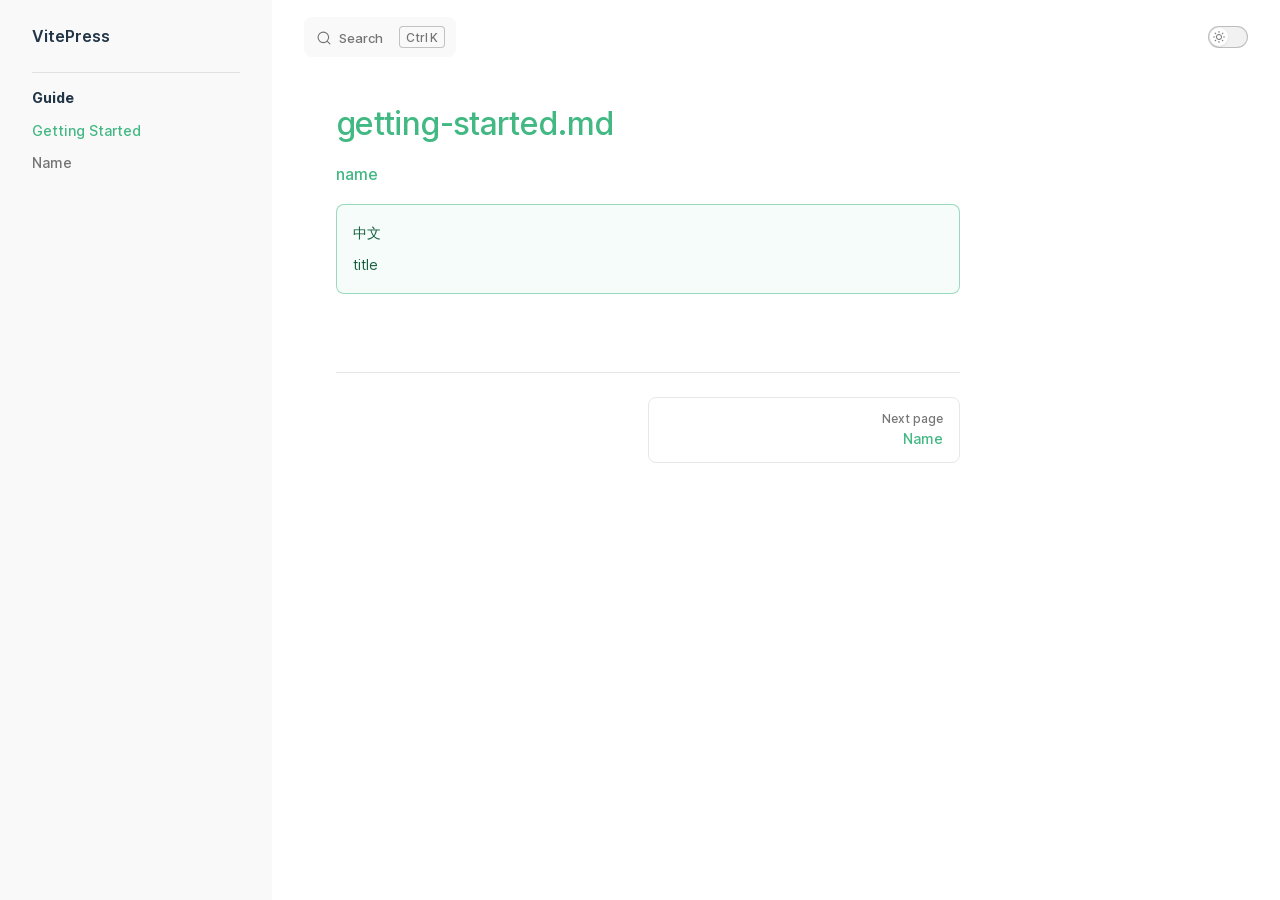
<file: getting-started.html>
<!DOCTYPE html>
<html lang="en-US">
  <head>
    <meta charset="utf-8">
    <meta name="viewport" content="width=device-width,initial-scale=1">
    <title>getting-started.md | VitePress</title>
    <meta name="description" content="Just playing around.">
    <link rel="stylesheet" href="/assets/style.08d5444e.css">
    <link rel="modulepreload" href="/assets/chunks/VPAlgoliaSearchBox.87b383cf.js">
    <link rel="modulepreload" href="/assets/chunks/ui-custom.6c0dd2f9.js">
    <link rel="modulepreload" href="/assets/app.23331c2e.js">
    <link rel="modulepreload" href="/assets/getting-started.md.c5ab6fff.lean.js">
    
    <script>(()=>{const e=localStorage.getItem("vitepress-theme-appearance"),a=window.matchMedia("(prefers-color-scheme: dark)").matches;(!e||e==="auto"?a:e==="dark")&&document.documentElement.classList.add("dark")})();</script>
  </head>
  <body>
    <div id="app"><div class="Layout" data-v-6b5fd0a9><!--[--><!--]--><!--[--><span tabindex="-1" data-v-45f6ae50></span><a href="#VPContent" class="VPSkipLink visually-hidden" data-v-45f6ae50> Skip to content </a><!--]--><!----><header class="VPNav" data-v-6b5fd0a9 data-v-0e356168><div class="VPNavBar has-sidebar" data-v-0e356168 data-v-8856f192><div class="container" data-v-8856f192><div class="VPNavBarTitle has-sidebar" data-v-8856f192 data-v-6a6f7ff6><a class="title" href="/" data-v-6a6f7ff6><!----><!--[-->VitePress<!--]--></a></div><div class="content" data-v-8856f192><div class="VPNavBarSearch search" data-v-8856f192><div id="docsearch"><button type="button" class="DocSearch DocSearch-Button" aria-label="Search"><span class="DocSearch-Button-Container"><svg class="DocSearch-Search-Icon" width="20" height="20" viewBox="0 0 20 20"><path d="M14.386 14.386l4.0877 4.0877-4.0877-4.0877c-2.9418 2.9419-7.7115 2.9419-10.6533 0-2.9419-2.9418-2.9419-7.7115 0-10.6533 2.9418-2.9419 7.7115-2.9419 10.6533 0 2.9419 2.9418 2.9419 7.7115 0 10.6533z" stroke="currentColor" fill="none" fill-rule="evenodd" stroke-linecap="round" stroke-linejoin="round"></path></svg><span class="DocSearch-Button-Placeholder">Search</span></span><span class="DocSearch-Button-Keys"><kbd class="DocSearch-Button-Key">Meta</kbd><kbd class="DocSearch-Button-Key">K</kbd></span></button></div></div><!----><!----><div class="VPNavBarAppearance appearance" data-v-8856f192 data-v-311055f2><button class="VPSwitch VPSwitchAppearance" type="button" role="switch" aria-label="toggle dark mode" data-v-311055f2 data-v-781f9d1b data-v-1dda4c9c><span class="check" data-v-1dda4c9c><span class="icon" data-v-1dda4c9c><!--[--><svg xmlns="http://www.w3.org/2000/svg" aria-hidden="true" focusable="false" viewbox="0 0 24 24" class="sun" data-v-781f9d1b><path d="M12,18c-3.3,0-6-2.7-6-6s2.7-6,6-6s6,2.7,6,6S15.3,18,12,18zM12,8c-2.2,0-4,1.8-4,4c0,2.2,1.8,4,4,4c2.2,0,4-1.8,4-4C16,9.8,14.2,8,12,8z"></path><path d="M12,4c-0.6,0-1-0.4-1-1V1c0-0.6,0.4-1,1-1s1,0.4,1,1v2C13,3.6,12.6,4,12,4z"></path><path d="M12,24c-0.6,0-1-0.4-1-1v-2c0-0.6,0.4-1,1-1s1,0.4,1,1v2C13,23.6,12.6,24,12,24z"></path><path d="M5.6,6.6c-0.3,0-0.5-0.1-0.7-0.3L3.5,4.9c-0.4-0.4-0.4-1,0-1.4s1-0.4,1.4,0l1.4,1.4c0.4,0.4,0.4,1,0,1.4C6.2,6.5,5.9,6.6,5.6,6.6z"></path><path d="M19.8,20.8c-0.3,0-0.5-0.1-0.7-0.3l-1.4-1.4c-0.4-0.4-0.4-1,0-1.4s1-0.4,1.4,0l1.4,1.4c0.4,0.4,0.4,1,0,1.4C20.3,20.7,20,20.8,19.8,20.8z"></path><path d="M3,13H1c-0.6,0-1-0.4-1-1s0.4-1,1-1h2c0.6,0,1,0.4,1,1S3.6,13,3,13z"></path><path d="M23,13h-2c-0.6,0-1-0.4-1-1s0.4-1,1-1h2c0.6,0,1,0.4,1,1S23.6,13,23,13z"></path><path d="M4.2,20.8c-0.3,0-0.5-0.1-0.7-0.3c-0.4-0.4-0.4-1,0-1.4l1.4-1.4c0.4-0.4,1-0.4,1.4,0s0.4,1,0,1.4l-1.4,1.4C4.7,20.7,4.5,20.8,4.2,20.8z"></path><path d="M18.4,6.6c-0.3,0-0.5-0.1-0.7-0.3c-0.4-0.4-0.4-1,0-1.4l1.4-1.4c0.4-0.4,1-0.4,1.4,0s0.4,1,0,1.4l-1.4,1.4C18.9,6.5,18.6,6.6,18.4,6.6z"></path></svg><svg xmlns="http://www.w3.org/2000/svg" aria-hidden="true" focusable="false" viewbox="0 0 24 24" class="moon" data-v-781f9d1b><path d="M12.1,22c-0.3,0-0.6,0-0.9,0c-5.5-0.5-9.5-5.4-9-10.9c0.4-4.8,4.2-8.6,9-9c0.4,0,0.8,0.2,1,0.5c0.2,0.3,0.2,0.8-0.1,1.1c-2,2.7-1.4,6.4,1.3,8.4c2.1,1.6,5,1.6,7.1,0c0.3-0.2,0.7-0.3,1.1-0.1c0.3,0.2,0.5,0.6,0.5,1c-0.2,2.7-1.5,5.1-3.6,6.8C16.6,21.2,14.4,22,12.1,22zM9.3,4.4c-2.9,1-5,3.6-5.2,6.8c-0.4,4.4,2.8,8.3,7.2,8.7c2.1,0.2,4.2-0.4,5.8-1.8c1.1-0.9,1.9-2.1,2.4-3.4c-2.5,0.9-5.3,0.5-7.5-1.1C9.2,11.4,8.1,7.7,9.3,4.4z"></path></svg><!--]--></span></span></button></div><!----><div class="VPFlyout VPNavBarExtra extra" data-v-8856f192 data-v-0562f5c0 data-v-8dccea88><button type="button" class="button" aria-haspopup="true" aria-expanded="false" aria-label="extra navigation" data-v-8dccea88><svg xmlns="http://www.w3.org/2000/svg" aria-hidden="true" focusable="false" viewbox="0 0 24 24" class="icon" data-v-8dccea88><circle cx="12" cy="12" r="2"></circle><circle cx="19" cy="12" r="2"></circle><circle cx="5" cy="12" r="2"></circle></svg></button><div class="menu" data-v-8dccea88><div class="VPMenu" data-v-8dccea88 data-v-e73581a2><!----><!--[--><!--[--><!----><div class="group" data-v-0562f5c0><div class="item appearance" data-v-0562f5c0><p class="label" data-v-0562f5c0>Appearance</p><div class="appearance-action" data-v-0562f5c0><button class="VPSwitch VPSwitchAppearance" type="button" role="switch" aria-label="toggle dark mode" data-v-0562f5c0 data-v-781f9d1b data-v-1dda4c9c><span class="check" data-v-1dda4c9c><span class="icon" data-v-1dda4c9c><!--[--><svg xmlns="http://www.w3.org/2000/svg" aria-hidden="true" focusable="false" viewbox="0 0 24 24" class="sun" data-v-781f9d1b><path d="M12,18c-3.3,0-6-2.7-6-6s2.7-6,6-6s6,2.7,6,6S15.3,18,12,18zM12,8c-2.2,0-4,1.8-4,4c0,2.2,1.8,4,4,4c2.2,0,4-1.8,4-4C16,9.8,14.2,8,12,8z"></path><path d="M12,4c-0.6,0-1-0.4-1-1V1c0-0.6,0.4-1,1-1s1,0.4,1,1v2C13,3.6,12.6,4,12,4z"></path><path d="M12,24c-0.6,0-1-0.4-1-1v-2c0-0.6,0.4-1,1-1s1,0.4,1,1v2C13,23.6,12.6,24,12,24z"></path><path d="M5.6,6.6c-0.3,0-0.5-0.1-0.7-0.3L3.5,4.9c-0.4-0.4-0.4-1,0-1.4s1-0.4,1.4,0l1.4,1.4c0.4,0.4,0.4,1,0,1.4C6.2,6.5,5.9,6.6,5.6,6.6z"></path><path d="M19.8,20.8c-0.3,0-0.5-0.1-0.7-0.3l-1.4-1.4c-0.4-0.4-0.4-1,0-1.4s1-0.4,1.4,0l1.4,1.4c0.4,0.4,0.4,1,0,1.4C20.3,20.7,20,20.8,19.8,20.8z"></path><path d="M3,13H1c-0.6,0-1-0.4-1-1s0.4-1,1-1h2c0.6,0,1,0.4,1,1S3.6,13,3,13z"></path><path d="M23,13h-2c-0.6,0-1-0.4-1-1s0.4-1,1-1h2c0.6,0,1,0.4,1,1S23.6,13,23,13z"></path><path d="M4.2,20.8c-0.3,0-0.5-0.1-0.7-0.3c-0.4-0.4-0.4-1,0-1.4l1.4-1.4c0.4-0.4,1-0.4,1.4,0s0.4,1,0,1.4l-1.4,1.4C4.7,20.7,4.5,20.8,4.2,20.8z"></path><path d="M18.4,6.6c-0.3,0-0.5-0.1-0.7-0.3c-0.4-0.4-0.4-1,0-1.4l1.4-1.4c0.4-0.4,1-0.4,1.4,0s0.4,1,0,1.4l-1.4,1.4C18.9,6.5,18.6,6.6,18.4,6.6z"></path></svg><svg xmlns="http://www.w3.org/2000/svg" aria-hidden="true" focusable="false" viewbox="0 0 24 24" class="moon" data-v-781f9d1b><path d="M12.1,22c-0.3,0-0.6,0-0.9,0c-5.5-0.5-9.5-5.4-9-10.9c0.4-4.8,4.2-8.6,9-9c0.4,0,0.8,0.2,1,0.5c0.2,0.3,0.2,0.8-0.1,1.1c-2,2.7-1.4,6.4,1.3,8.4c2.1,1.6,5,1.6,7.1,0c0.3-0.2,0.7-0.3,1.1-0.1c0.3,0.2,0.5,0.6,0.5,1c-0.2,2.7-1.5,5.1-3.6,6.8C16.6,21.2,14.4,22,12.1,22zM9.3,4.4c-2.9,1-5,3.6-5.2,6.8c-0.4,4.4,2.8,8.3,7.2,8.7c2.1,0.2,4.2-0.4,5.8-1.8c1.1-0.9,1.9-2.1,2.4-3.4c-2.5,0.9-5.3,0.5-7.5-1.1C9.2,11.4,8.1,7.7,9.3,4.4z"></path></svg><!--]--></span></span></button></div></div></div><!----><!--]--><!--]--></div></div></div><button type="button" class="VPNavBarHamburger hamburger" aria-label="mobile navigation" aria-expanded="false" aria-controls="VPNavScreen" data-v-8856f192 data-v-6f008456><span class="container" data-v-6f008456><span class="top" data-v-6f008456></span><span class="middle" data-v-6f008456></span><span class="bottom" data-v-6f008456></span></span></button></div></div></div><!----></header><div class="VPLocalNav" data-v-6b5fd0a9 data-v-92b0f14a><button class="menu" aria-expanded="false" aria-controls="VPSidebarNav" data-v-92b0f14a><svg xmlns="http://www.w3.org/2000/svg" aria-hidden="true" focusable="false" viewbox="0 0 24 24" class="menu-icon" data-v-92b0f14a><path d="M17,11H3c-0.6,0-1-0.4-1-1s0.4-1,1-1h14c0.6,0,1,0.4,1,1S17.6,11,17,11z"></path><path d="M21,7H3C2.4,7,2,6.6,2,6s0.4-1,1-1h18c0.6,0,1,0.4,1,1S21.6,7,21,7z"></path><path d="M21,15H3c-0.6,0-1-0.4-1-1s0.4-1,1-1h18c0.6,0,1,0.4,1,1S21.6,15,21,15z"></path><path d="M17,19H3c-0.6,0-1-0.4-1-1s0.4-1,1-1h14c0.6,0,1,0.4,1,1S17.6,19,17,19z"></path></svg><span class="menu-text" data-v-92b0f14a>Menu</span></button><a class="top-link" href="#" data-v-92b0f14a> Return to top </a></div><aside class="VPSidebar" data-v-6b5fd0a9 data-v-55e4c7db><nav class="nav" id="VPSidebarNav" aria-labelledby="sidebar-aria-label" tabindex="-1" data-v-55e4c7db><span class="visually-hidden" id="sidebar-aria-label" data-v-55e4c7db> Sidebar Navigation </span><!--[--><div class="group" data-v-55e4c7db><section class="VPSidebarGroup" data-v-55e4c7db data-v-1f69a7ed><div class="title" data-v-1f69a7ed><h2 class="title-text" data-v-1f69a7ed>Guide</h2><div class="action" data-v-1f69a7ed><svg xmlns="http://www.w3.org/2000/svg" xmlns:xlink="http://www.w3.org/1999/xlink" viewbox="0 0 24 24" class="icon minus" data-v-1f69a7ed><path d="M19,2H5C3.3,2,2,3.3,2,5v14c0,1.7,1.3,3,3,3h14c1.7,0,3-1.3,3-3V5C22,3.3,20.7,2,19,2zM20,19c0,0.6-0.4,1-1,1H5c-0.6,0-1-0.4-1-1V5c0-0.6,0.4-1,1-1h14c0.6,0,1,0.4,1,1V19z"></path><path d="M16,11H8c-0.6,0-1,0.4-1,1s0.4,1,1,1h8c0.6,0,1-0.4,1-1S16.6,11,16,11z"></path></svg><svg version="1.1" xmlns="http://www.w3.org/2000/svg" viewbox="0 0 24 24" class="icon plus" data-v-1f69a7ed><path d="M19,2H5C3.3,2,2,3.3,2,5v14c0,1.7,1.3,3,3,3h14c1.7,0,3-1.3,3-3V5C22,3.3,20.7,2,19,2z M20,19c0,0.6-0.4,1-1,1H5c-0.6,0-1-0.4-1-1V5c0-0.6,0.4-1,1-1h14c0.6,0,1,0.4,1,1V19z"></path><path d="M16,11h-3V8c0-0.6-0.4-1-1-1s-1,0.4-1,1v3H8c-0.6,0-1,0.4-1,1s0.4,1,1,1h3v3c0,0.6,0.4,1,1,1s1-0.4,1-1v-3h3c0.6,0,1-0.4,1-1S16.6,11,16,11z"></path></svg></div></div><div class="items" data-v-1f69a7ed><!--[--><a class="VPLink link active" href="/getting-started.html" data-v-1f69a7ed data-v-f53f775e data-v-5704c677><!--[--><span class="link-text" data-v-f53f775e>Getting Started</span><!--]--><!----></a><a class="VPLink link" href="/name.html" data-v-1f69a7ed data-v-f53f775e data-v-5704c677><!--[--><span class="link-text" data-v-f53f775e>Name</span><!--]--><!----></a><!--]--></div></section></div><!--]--></nav></aside><div class="VPContent has-sidebar" id="VPContent" data-v-6b5fd0a9 data-v-a4c57a06><div class="VPDoc has-sidebar" data-v-a4c57a06 data-v-79ca2460><div class="container" data-v-79ca2460><div class="aside" data-v-79ca2460><div class="aside-curtain" data-v-79ca2460></div><div class="aside-container" data-v-79ca2460><div class="aside-content" data-v-79ca2460><div class="VPDocAside" data-v-79ca2460 data-v-779d834d><!--[--><!--]--><!--[--><!--]--><!----><!--[--><!--]--><div class="spacer" data-v-779d834d></div><!--[--><!--]--><!----><!--[--><!--]--><!--[--><!--]--></div></div></div></div><div class="content" data-v-79ca2460><div class="content-container" data-v-79ca2460><!--[--><!--]--><main class="main" data-v-79ca2460><div style="position:relative;" class="vp-doc _getting-started" data-v-79ca2460><div><h1 id="getting-started-md" tabindex="-1"><a href="http://getting-started.md" target="_blank" rel="noopener noreferrer">getting-started.md</a> <a class="header-anchor" href="#getting-started-md" aria-hidden="true">#</a></h1><p><a href="./name.html">name</a></p><div class="tip custom-block"><p class="custom-block-title">中文</p><p>title</p></div></div></div></main><footer class="VPDocFooter" data-v-79ca2460 data-v-04568844><div class="edit-info" data-v-04568844><!----><!----></div><div class="prev-next" data-v-04568844><div class="pager" data-v-04568844><!----></div><div class="pager" data-v-04568844><a class="pager-link next" href="/name.html" data-v-04568844><span class="desc" data-v-04568844>Next page</span><span class="title" data-v-04568844>Name</span></a></div></div></footer><!--[--><!--]--></div></div></div></div></div><footer class="VPFooter has-sidebar" data-v-6b5fd0a9 data-v-5b331722><div class="container" data-v-5b331722><p class="message" data-v-5b331722>Released under the MIT License.</p><p class="copyright" data-v-5b331722>Copyright © 2019-present Evan You &amp;&amp; camera-2018</p></div></footer><!--[--><!--]--></div></div>
    <script>__VP_HASH_MAP__ = JSON.parse("{\"getting-started.md\":\"c5ab6fff\",\"index.md\":\"ba53856c\",\"name.md\":\"f92997dd\"}")</script>
    <script type="module" async src="/assets/app.23331c2e.js"></script>
    
  </body>
</html>
</file>
<file: assets/style.08d5444e.css>
@font-face{font-family:Inter var;font-weight:100 900;font-display:swap;font-style:normal;font-named-instance:"Regular";src:url(/assets/inter-roman-cyrillic.5f2c6c8c.woff2) format("woff2");unicode-range:U+0301,U+0400-045F,U+0490-0491,U+04B0-04B1,U+2116}@font-face{font-family:Inter var;font-weight:100 900;font-display:swap;font-style:normal;font-named-instance:"Regular";src:url(/assets/inter-roman-cyrillic-ext.e75737ce.woff2) format("woff2");unicode-range:U+0460-052F,U+1C80-1C88,U+20B4,U+2DE0-2DFF,U+A640-A69F,U+FE2E-FE2F}@font-face{font-family:Inter var;font-weight:100 900;font-display:swap;font-style:normal;font-named-instance:"Regular";src:url(/assets/inter-roman-greek.d5a6d92a.woff2) format("woff2");unicode-range:U+0370-03FF}@font-face{font-family:Inter var;font-weight:100 900;font-display:swap;font-style:normal;font-named-instance:"Regular";src:url(/assets/inter-roman-greek-ext.ab0619bc.woff2) format("woff2");unicode-range:U+1F00-1FFF}@font-face{font-family:Inter var;font-weight:100 900;font-display:swap;font-style:normal;font-named-instance:"Regular";src:url(/assets/inter-roman-latin.2ed14f66.woff2) format("woff2");unicode-range:U+0000-00FF,U+0131,U+0152-0153,U+02BB-02BC,U+02C6,U+02DA,U+02DC,U+2000-206F,U+2074,U+20AC,U+2122,U+2191,U+2193,U+2212,U+2215,U+FEFF,U+FFFD}@font-face{font-family:Inter var;font-weight:100 900;font-display:swap;font-style:normal;font-named-instance:"Regular";src:url(/assets/inter-roman-latin-ext.0030eebd.woff2) format("woff2");unicode-range:U+0100-024F,U+0259,U+1E00-1EFF,U+2020,U+20A0-20AB,U+20AD-20CF,U+2113,U+2C60-2C7F,U+A720-A7FF}@font-face{font-family:Inter var;font-weight:100 900;font-display:swap;font-style:normal;font-named-instance:"Regular";src:url(/assets/inter-roman-vietnamese.14ce25a6.woff2) format("woff2");unicode-range:U+0102-0103,U+0110-0111,U+0128-0129,U+0168-0169,U+01A0-01A1,U+01AF-01B0,U+1EA0-1EF9,U+20AB}@font-face{font-family:Inter var;font-weight:100 900;font-display:swap;font-style:italic;font-named-instance:"Italic";src:url(/assets/inter-italic-cyrillic.ea42a392.woff2) format("woff2");unicode-range:U+0301,U+0400-045F,U+0490-0491,U+04B0-04B1,U+2116}@font-face{font-family:Inter var;font-weight:100 900;font-display:swap;font-style:italic;font-named-instance:"Italic";src:url(/assets/inter-italic-cyrillic-ext.33bd5a8e.woff2) format("woff2");unicode-range:U+0460-052F,U+1C80-1C88,U+20B4,U+2DE0-2DFF,U+A640-A69F,U+FE2E-FE2F}@font-face{font-family:Inter var;font-weight:100 900;font-display:swap;font-style:italic;font-named-instance:"Italic";src:url(/assets/inter-italic-greek.8f4463c4.woff2) format("woff2");unicode-range:U+0370-03FF}@font-face{font-family:Inter var;font-weight:100 900;font-display:swap;font-style:italic;font-named-instance:"Italic";src:url(/assets/inter-italic-greek-ext.4fbe9427.woff2) format("woff2");unicode-range:U+1F00-1FFF}@font-face{font-family:Inter var;font-weight:100 900;font-display:swap;font-style:italic;font-named-instance:"Italic";src:url(/assets/inter-italic-latin.bd3b6f56.woff2) format("woff2");unicode-range:U+0000-00FF,U+0131,U+0152-0153,U+02BB-02BC,U+02C6,U+02DA,U+02DC,U+2000-206F,U+2074,U+20AC,U+2122,U+2191,U+2193,U+2212,U+2215,U+FEFF,U+FFFD}@font-face{font-family:Inter var;font-weight:100 900;font-display:swap;font-style:italic;font-named-instance:"Italic";src:url(/assets/inter-italic-latin-ext.bd8920cc.woff2) format("woff2");unicode-range:U+0100-024F,U+0259,U+1E00-1EFF,U+2020,U+20A0-20AB,U+20AD-20CF,U+2113,U+2C60-2C7F,U+A720-A7FF}@font-face{font-family:Inter var;font-weight:100 900;font-display:swap;font-style:italic;font-named-instance:"Italic";src:url(/assets/inter-italic-vietnamese.6ce511fb.woff2) format("woff2");unicode-range:U+0102-0103,U+0110-0111,U+0128-0129,U+0168-0169,U+01A0-01A1,U+01AF-01B0,U+1EA0-1EF9,U+20AB}@font-face{font-family:Inter var experimental;font-weight:100 900;font-display:swap;font-style:oblique 0deg 10deg;src:url(/assets/inter-cyrillic.f8750142.woff2) format("woff2");unicode-range:U+0301,U+0400-045F,U+0490-0491,U+04B0-04B1,U+2116}@font-face{font-family:Inter var experimental;font-weight:100 900;font-display:swap;font-style:oblique 0deg 10deg;src:url(/assets/inter-cyrillic-ext.0877b0d9.woff2) format("woff2");unicode-range:U+0460-052F,U+1C80-1C88,U+20B4,U+2DE0-2DFF,U+A640-A69F,U+FE2E-FE2F}@font-face{font-family:Inter var experimental;font-weight:100 900;font-display:swap;font-style:oblique 0deg 10deg;src:url(/assets/inter-greek.117e1956.woff2) format("woff2");unicode-range:U+0370-03FF}@font-face{font-family:Inter var experimental;font-weight:100 900;font-display:swap;font-style:oblique 0deg 10deg;src:url(/assets/inter-greek-ext.3e6f6728.woff2) format("woff2");unicode-range:U+1F00-1FFF}@font-face{font-family:Inter var experimental;font-weight:100 900;font-display:swap;font-style:oblique 0deg 10deg;src:url(/assets/inter-latin.4fe6132f.woff2) format("woff2");unicode-range:U+0000-00FF,U+0131,U+0152-0153,U+02BB-02BC,U+02C6,U+02DA,U+02DC,U+2000-206F,U+2074,U+20AC,U+2122,U+2191,U+2193,U+2212,U+2215,U+FEFF,U+FFFD}@font-face{font-family:Inter var experimental;font-weight:100 900;font-display:swap;font-style:oblique 0deg 10deg;src:url(/assets/inter-latin-ext.7cc429bc.woff2) format("woff2");unicode-range:U+0100-024F,U+0259,U+1E00-1EFF,U+2020,U+20A0-20AB,U+20AD-20CF,U+2113,U+2C60-2C7F,U+A720-A7FF}@font-face{font-family:Inter var experimental;font-weight:100 900;font-display:swap;font-style:oblique 0deg 10deg;src:url(/assets/inter-vietnamese.2c644a25.woff2) format("woff2");unicode-range:U+0102-0103,U+0110-0111,U+0128-0129,U+0168-0169,U+01A0-01A1,U+01AF-01B0,U+1EA0-1EF9,U+20AB}:root{--vp-c-white: #ffffff;--vp-c-white-soft: #f9f9f9;--vp-c-white-mute: #f1f1f1;--vp-c-black: #1a1a1a;--vp-c-black-pure: #000000;--vp-c-black-soft: #242424;--vp-c-black-mute: #2f2f2f;--vp-c-gray: #8e8e8e;--vp-c-gray-light-1: #aeaeae;--vp-c-gray-light-2: #c7c7c7;--vp-c-gray-light-3: #d1d1d1;--vp-c-gray-light-4: #e5e5e5;--vp-c-gray-light-5: #f2f2f2;--vp-c-gray-dark-1: #636363;--vp-c-gray-dark-2: #484848;--vp-c-gray-dark-3: #3a3a3a;--vp-c-gray-dark-4: #282828;--vp-c-gray-dark-5: #202020;--vp-c-divider-light-1: rgba(60, 60, 60, .29);--vp-c-divider-light-2: rgba(60, 60, 60, .12);--vp-c-divider-dark-1: rgba(84, 84, 84, .65);--vp-c-divider-dark-2: rgba(84, 84, 84, .48);--vp-c-text-light-1: var(--vp-c-indigo);--vp-c-text-light-2: rgba(60, 60, 60, .7);--vp-c-text-light-3: rgba(60, 60, 60, .33);--vp-c-text-light-4: rgba(60, 60, 60, .18);--vp-c-text-dark-1: rgba(255, 255, 255, .87);--vp-c-text-dark-2: rgba(235, 235, 235, .6);--vp-c-text-dark-3: rgba(235, 235, 235, .38);--vp-c-text-dark-4: rgba(235, 235, 235, .18);--vp-c-indigo: #213547;--vp-c-indigo-soft: #476582;--vp-c-indigo-light: #aac8e4;--vp-c-indigo-lighter: #c9def1;--vp-c-indigo-dark: #1d2f3f;--vp-c-indigo-darker: #14212e;--vp-c-green: #42b883;--vp-c-green-light: #42d392;--vp-c-green-lighter: #35eb9a;--vp-c-green-dark: #33a06f;--vp-c-green-darker: #155f3e;--vp-c-green-dimm-1: rgba(66, 184, 131, .5);--vp-c-green-dimm-2: rgba(66, 184, 131, .25);--vp-c-green-dimm-3: rgba(66, 184, 131, .05);--vp-c-yellow: #ffc517;--vp-c-yellow-light: #fcd253;--vp-c-yellow-lighter: #fcfc7c;--vp-c-yellow-dark: #e0ad15;--vp-c-yellow-darker: #ad850e;--vp-c-yellow-dimm-1: rgba(255, 197, 23, .5);--vp-c-yellow-dimm-2: rgba(255, 197, 23, .25);--vp-c-yellow-dimm-3: rgba(255, 197, 23, .05);--vp-c-red: #ed3c50;--vp-c-red-light: #f54e82;--vp-c-red-lighter: #fd1d7c;--vp-c-red-dark: #cd2d3f;--vp-c-red-darker: #ab2131;--vp-c-red-dimm-1: rgba(237, 60, 80, .5);--vp-c-red-dimm-2: rgba(237, 60, 80, .25);--vp-c-red-dimm-3: rgba(237, 60, 80, .05)}:root{--vp-c-bg: var(--vp-c-white);--vp-c-bg-soft: var(--vp-c-white-soft);--vp-c-bg-mute: var(--vp-c-white-mute);--vp-c-bg-alt: var(--vp-c-white-soft);--vp-c-divider: var(--vp-c-divider-light-1);--vp-c-divider-light: var(--vp-c-divider-light-2);--vp-c-divider-inverse: var(--vp-c-divider-dark-1);--vp-c-divider-inverse-light: var(--vp-c-divider-dark-2);--vp-c-text-1: var(--vp-c-text-light-1);--vp-c-text-2: var(--vp-c-text-light-2);--vp-c-text-3: var(--vp-c-text-light-3);--vp-c-text-4: var(--vp-c-text-light-4);--vp-c-text-inverse-1: var(--vp-c-text-dark-1);--vp-c-text-inverse-2: var(--vp-c-text-dark-2);--vp-c-text-inverse-3: var(--vp-c-text-dark-3);--vp-c-text-inverse-4: var(--vp-c-text-dark-4);--vp-c-text-code: var(--vp-c-indigo-soft);--vp-c-brand: var(--vp-c-green);--vp-c-brand-light: var(--vp-c-green-light);--vp-c-brand-lighter: var(--vp-c-green-lighter);--vp-c-brand-dark: var(--vp-c-green-dark);--vp-c-brand-darker: var(--vp-c-green-darker);--vp-c-sponsor: #fd1d7c}.dark{--vp-c-bg: var(--vp-c-black-soft);--vp-c-bg-soft: var(--vp-c-black-mute);--vp-c-bg-mute: var(--vp-c-gray-dark-3);--vp-c-bg-alt: var(--vp-c-black);--vp-c-divider: var(--vp-c-divider-dark-1);--vp-c-divider-light: var(--vp-c-divider-dark-2);--vp-c-divider-inverse: var(--vp-c-divider-light-1);--vp-c-divider-inverse-light: var(--vp-c-divider-light-2);--vp-c-text-1: var(--vp-c-text-dark-1);--vp-c-text-2: var(--vp-c-text-dark-2);--vp-c-text-3: var(--vp-c-text-dark-3);--vp-c-text-4: var(--vp-c-text-dark-4);--vp-c-text-inverse-1: var(--vp-c-text-light-1);--vp-c-text-inverse-2: var(--vp-c-text-light-2);--vp-c-text-inverse-3: var(--vp-c-text-light-3);--vp-c-text-inverse-4: var(--vp-c-text-light-4);--vp-c-text-code: var(--vp-c-indigo-lighter)}:root{--vp-font-family-base: "Inter var experimental", "Inter var", -apple-system, BlinkMacSystemFont, "Segoe UI", Roboto, Oxygen, Ubuntu, Cantarell, "Fira Sans", "Droid Sans", "Helvetica Neue", sans-serif;--vp-font-family-mono: Menlo, Monaco, Consolas, "Courier New", monospace}:root{--vp-shadow-1: 0 1px 2px rgba(0, 0, 0, .04), 0 1px 2px rgba(0, 0, 0, .06);--vp-shadow-2: 0 3px 12px rgba(0, 0, 0, .07), 0 1px 4px rgba(0, 0, 0, .07);--vp-shadow-3: 0 12px 32px rgba(0, 0, 0, .1), 0 2px 6px rgba(0, 0, 0, .08);--vp-shadow-4: 0 14px 44px rgba(0, 0, 0, .12), 0 3px 9px rgba(0, 0, 0, .12);--vp-shadow-5: 0 18px 56px rgba(0, 0, 0, .16), 0 4px 12px rgba(0, 0, 0, .16)}:root{--vp-z-index-local-nav: 10;--vp-z-index-nav: 20;--vp-z-index-backdrop: 30;--vp-z-index-sidebar: 40;--vp-z-index-footer: 50}:root{--vp-icon-copy: url("data:image/svg+xml,%3Csvg xmlns='http://www.w3.org/2000/svg' fill='none' height='20' width='20' stroke='rgba(128,128,128,1)' stroke-width='2' class='h-6 w-6' viewBox='0 0 24 24'%3E%3Cpath stroke-linecap='round' stroke-linejoin='round' d='M9 5H7a2 2 0 0 0-2 2v12a2 2 0 0 0 2 2h10a2 2 0 0 0 2-2V7a2 2 0 0 0-2-2h-2M9 5a2 2 0 0 0 2 2h2a2 2 0 0 0 2-2M9 5a2 2 0 0 1 2-2h2a2 2 0 0 1 2 2'/%3E%3C/svg%3E");--vp-icon-copied: url("data:image/svg+xml,%3Csvg xmlns='http://www.w3.org/2000/svg' fill='none' height='20' width='20' stroke='rgba(128,128,128,1)' stroke-width='2' class='h-6 w-6' viewBox='0 0 24 24'%3E%3Cpath stroke-linecap='round' stroke-linejoin='round' d='M9 5H7a2 2 0 0 0-2 2v12a2 2 0 0 0 2 2h10a2 2 0 0 0 2-2V7a2 2 0 0 0-2-2h-2M9 5a2 2 0 0 0 2 2h2a2 2 0 0 0 2-2M9 5a2 2 0 0 1 2-2h2a2 2 0 0 1 2 2m-6 9 2 2 4-4'/%3E%3C/svg%3E")}:root{--vp-layout-max-width: 1440px}:root{--vp-code-line-height: 1.7;--vp-code-font-size: .875em;--vp-code-block-color: var(--vp-c-text-dark-1);--vp-code-block-bg: #292d3e;--vp-code-line-highlight-color: rgba(0, 0, 0, .5);--vp-code-line-number-color: var(--vp-c-text-dark-3);--vp-code-copy-code-hover-bg: rgba(255, 255, 255, .05);--vp-code-copy-code-active-text: var(--vp-c-text-dark-2)}.dark{--vp-code-block-bg: var(--vp-c-bg-alt)}:root{--vp-button-brand-border: var(--vp-c-brand-light);--vp-button-brand-text: var(--vp-c-text-dark-1);--vp-button-brand-bg: var(--vp-c-brand);--vp-button-brand-hover-border: var(--vp-c-brand-light);--vp-button-brand-hover-text: var(--vp-c-text-dark-1);--vp-button-brand-hover-bg: var(--vp-c-brand-light);--vp-button-brand-active-border: var(--vp-c-brand-light);--vp-button-brand-active-text: var(--vp-c-text-dark-1);--vp-button-brand-active-bg: var(--vp-button-brand-bg);--vp-button-alt-border: var(--vp-c-gray-light-3);--vp-button-alt-text: var(--vp-c-text-light-1);--vp-button-alt-bg: var(--vp-c-gray-light-5);--vp-button-alt-hover-border: var(--vp-c-gray-light-3);--vp-button-alt-hover-text: var(--vp-c-text-light-1);--vp-button-alt-hover-bg: var(--vp-c-gray-light-4);--vp-button-alt-active-border: var(--vp-c-gray-light-3);--vp-button-alt-active-text: var(--vp-c-text-light-1);--vp-button-alt-active-bg: var(--vp-c-gray-light-3);--vp-button-sponsor-border: var(--vp-c-gray-light-3);--vp-button-sponsor-text: var(--vp-c-text-light-2);--vp-button-sponsor-bg: transparent;--vp-button-sponsor-hover-border: var(--vp-c-sponsor);--vp-button-sponsor-hover-text: var(--vp-c-sponsor);--vp-button-sponsor-hover-bg: transparent;--vp-button-sponsor-active-border: var(--vp-c-sponsor);--vp-button-sponsor-active-text: var(--vp-c-sponsor);--vp-button-sponsor-active-bg: transparent}.dark{--vp-button-brand-border: var(--vp-c-brand-light);--vp-button-brand-text: var(--vp-c-text-dark-1);--vp-button-brand-bg: var(--vp-c-brand-dark);--vp-button-brand-hover-border: var(--vp-c-brand-lighter);--vp-button-brand-hover-text: var(--vp-c-text-dark-1);--vp-button-brand-hover-bg: var(--vp-c-brand);--vp-button-brand-active-border: var(--vp-c-brand-lighter);--vp-button-brand-active-text: var(--vp-c-text-dark-1);--vp-button-brand-active-bg: var(--vp-button-brand-bg);--vp-button-alt-border: var(--vp-c-gray-dark-2);--vp-button-alt-text: var(--vp-c-text-dark-1);--vp-button-alt-bg: var(--vp-c-bg-mute);--vp-button-alt-hover-border: var(--vp-c-gray-dark-2);--vp-button-alt-hover-text: var(--vp-c-text-dark-1);--vp-button-alt-hover-bg: var(--vp-c-gray-dark-2);--vp-button-alt-active-border: var(--vp-c-gray-dark-2);--vp-button-alt-active-text: var(--vp-c-text-dark-1);--vp-button-alt-active-bg: var(--vp-button-alt-bg);--vp-button-sponsor-border: var(--vp-c-gray-dark-1);--vp-button-sponsor-text: var(--vp-c-text-dark-2)}:root{--vp-custom-block-code-font-size: 13px;--vp-custom-block-info-border: var(--vp-c-divider-light);--vp-custom-block-info-text: var(--vp-c-text-2);--vp-custom-block-info-bg: var(--vp-c-white-soft);--vp-custom-block-info-code-bg: var(--vp-c-gray-light-4);--vp-custom-block-tip-border: var(--vp-c-green-dimm-1);--vp-custom-block-tip-text: var(--vp-c-green-darker);--vp-custom-block-tip-bg: var(--vp-c-green-dimm-3);--vp-custom-block-tip-code-bg: var(--vp-custom-block-tip-bg);--vp-custom-block-warning-border: var(--vp-c-yellow-dimm-1);--vp-custom-block-warning-text: var(--vp-c-yellow-darker);--vp-custom-block-warning-bg: var(--vp-c-yellow-dimm-3);--vp-custom-block-warning-code-bg: var(--vp-custom-block-warning-bg);--vp-custom-block-danger-border: var(--vp-c-red-dimm-1);--vp-custom-block-danger-text: var(--vp-c-red-darker);--vp-custom-block-danger-bg: var(--vp-c-red-dimm-3);--vp-custom-block-danger-code-bg: var(--vp-custom-block-danger-bg);--vp-custom-block-details-border: var(--vp-custom-block-info-border);--vp-custom-block-details-text: var(--vp-custom-block-info-text);--vp-custom-block-details-bg: var(--vp-custom-block-info-bg);--vp-custom-block-details-code-bg: var(--vp-custom-block-details-bg)}.dark{--vp-custom-block-info-border: var(--vp-c-divider-light);--vp-custom-block-info-bg: var(--vp-c-black-mute);--vp-custom-block-info-code-bg: var(--vp-c-gray-dark-4);--vp-custom-block-tip-border: var(--vp-c-green-dimm-2);--vp-custom-block-tip-text: var(--vp-c-green-light);--vp-custom-block-warning-border: var(--vp-c-yellow-dimm-2);--vp-custom-block-warning-text: var(--vp-c-yellow-light);--vp-custom-block-danger-border: var(--vp-c-red-dimm-2);--vp-custom-block-danger-text: var(--vp-c-red-light)}:root{--vp-nav-height: var(--vp-nav-height-mobile);--vp-nav-height-mobile: 56px;--vp-nav-height-desktop: 72px}@media (min-width: 960px){:root{--vp-nav-height: var(--vp-nav-height-desktop)}}:root{--vp-sidebar-width: 272px}:root{--vp-home-hero-name-color: var(--vp-c-brand);--vp-home-hero-name-background: transparent;--vp-home-hero-image-background-image: none;--vp-home-hero-image-filter: none}*,:before,:after{box-sizing:border-box}html{line-height:1.4;font-size:16px;-webkit-text-size-adjust:100%}html.dark{color-scheme:dark}body{margin:0;width:100%;min-width:320px;min-height:100vh;line-height:24px;font-family:var(--vp-font-family-base);font-size:16px;font-weight:400;color:var(--vp-c-text-1);background-color:var(--vp-c-bg);direction:ltr;font-synthesis:none;text-rendering:optimizeLegibility;-webkit-font-smoothing:antialiased;-moz-osx-font-smoothing:grayscale}main{display:block}h1,h2,h3,h4,h5,h6{margin:0;line-height:24px;font-size:16px;font-weight:400}p{margin:0}strong,b{font-weight:600}a,area,button,[role=button],input,label,select,summary,textarea{touch-action:manipulation}a{color:inherit;text-decoration:inherit}ol,ul{list-style:none;margin:0;padding:0}blockquote{margin:0}pre,code,kbd,samp{font-family:var(--vp-font-family-mono)}img,svg,video,canvas,audio,iframe,embed,object{display:block;vertical-align:middle}figure{margin:0}img,video{max-width:100%;height:auto}button,input,optgroup,select,textarea{border:0;padding:0;line-height:inherit;color:inherit}button{padding:0;font-family:inherit;background-color:transparent;background-image:none}button,[role=button]{cursor:pointer}button:focus,button:focus-visible{outline:1px dotted;outline:4px auto -webkit-focus-ring-color}button:focus:not(:focus-visible){outline:none!important}input:focus,textarea:focus,select:focus{outline:none}table{border-collapse:collapse}input{background-color:transparent}input:-ms-input-placeholder,textarea:-ms-input-placeholder{color:var(--vp-c-text-3)}input::-ms-input-placeholder,textarea::-ms-input-placeholder{color:var(--vp-c-text-3)}input::placeholder,textarea::placeholder{color:var(--vp-c-text-3)}input::-webkit-outer-spin-button,input::-webkit-inner-spin-button{-webkit-appearance:none;margin:0}input[type=number]{-moz-appearance:textfield}textarea{resize:vertical}select{-webkit-appearance:none}fieldset{margin:0;padding:0}.visually-hidden{position:absolute;width:1px;height:1px;white-space:nowrap;clip:rect(0 0 0 0);clip-path:inset(50%);overflow:hidden}.custom-block{border:1px solid transparent;border-radius:8px;padding:16px 16px 8px;line-height:24px;font-size:14px;color:var(--vp-c-text-2)}.custom-block.info{border-color:var(--vp-custom-block-info-border);color:var(--vp-custom-block-info-text);background-color:var(--vp-custom-block-info-bg)}.custom-block.info code{background-color:var(--vp-custom-block-info-code-bg)}.custom-block.tip{border-color:var(--vp-custom-block-tip-border);color:var(--vp-custom-block-tip-text);background-color:var(--vp-custom-block-tip-bg)}.custom-block.tip code{background-color:var(--vp-custom-block-tip-code-bg)}.custom-block.warning{border-color:var(--vp-custom-block-warning-border);color:var(--vp-custom-block-warning-text);background-color:var(--vp-custom-block-warning-bg)}.custom-block.warning code{background-color:var(--vp-custom-block-warning-code-bg)}.custom-block.danger{border-color:var(--vp-custom-block-danger-border);color:var(--vp-custom-block-danger-text);background-color:var(--vp-custom-block-danger-bg)}.custom-block.danger code{background-color:var(--vp-custom-block-danger-code-bg)}.custom-block.details{border-color:var(--vp-custom-block-details-border);color:var(--vp-custom-block-details-text);background-color:var(--vp-custom-block-details-bg)}.custom-block.details code{background-color:var(--vp-custom-block-details-code-bg)}.custom-block-title{font-weight:700}.custom-block p+p{margin:8px 0}.custom-block.details summary{margin:0 0 8px;font-weight:700}.custom-block.details summary+p{margin:8px 0}.custom-block a{color:inherit;font-weight:600;text-decoration:underline;transition:opacity .25s}.custom-block a:hover{opacity:.6}.custom-block code{font-size:var(--vp-custom-block-code-font-size)}.dark .vp-code-light{display:none}html:not(.dark) .vp-code-dark{display:none}.vp-doc h1,.vp-doc h2,.vp-doc h3,.vp-doc h4,.vp-doc h5,.vp-doc h6{position:relative;font-weight:600;outline:none}.vp-doc h1{letter-spacing:-.02em;line-height:40px;font-size:28px}.vp-doc h2{margin:48px 0 16px;border-top:1px solid var(--vp-c-divider-light);padding-top:24px;letter-spacing:-.02em;line-height:32px;font-size:24px}.vp-doc h3{margin:32px 0 0;letter-spacing:-.01em;line-height:28px;font-size:20px}.vp-doc .header-anchor{float:left;margin-left:-.87em;padding-right:.23em;font-weight:500;opacity:0;transition:color .25s,opacity .25s}.vp-doc h1:hover .header-anchor,.vp-doc h1 .header-anchor:focus,.vp-doc h2:hover .header-anchor,.vp-doc h2 .header-anchor:focus,.vp-doc h3:hover .header-anchor,.vp-doc h3 .header-anchor:focus,.vp-doc h4:hover .header-anchor,.vp-doc h4 .header-anchor:focus,.vp-doc h5:hover .header-anchor,.vp-doc h5 .header-anchor:focus,.vp-doc h6:hover .header-anchor,.vp-doc h6 .header-anchor:focus{opacity:1}@media (min-width: 768px){.vp-doc h1{letter-spacing:-.02em;line-height:40px;font-size:32px}}.vp-doc p,.vp-doc summary{margin:16px 0}.vp-doc p{line-height:28px}.vp-doc blockquote{margin:16px 0;border-left:2px solid var(--vp-c-divider);padding-left:16px;transition:border-color .5s}.vp-doc blockquote>p{margin:0;font-size:16px;color:var(--vp-c-text-2);transition:color .5s}.vp-doc a{font-weight:500;color:var(--vp-c-brand);text-decoration-style:dotted;transition:color .25s}.vp-doc a:hover{color:var(--vp-c-brand-dark)}.vp-doc strong{font-weight:600}.vp-doc ul,.vp-doc ol{padding-left:1.25rem;margin:16px 0}.vp-doc ul{list-style:disc}.vp-doc ol{list-style:decimal}.vp-doc li+li{margin-top:8px}.vp-doc li>ol,.vp-doc li>ul{margin:8px 0 0}.vp-doc table{display:block;border-collapse:collapse;margin:20px 0;overflow-x:auto}.vp-doc tr{border-top:1px solid var(--vp-c-divider);transition:background-color .5s}.vp-doc tr:nth-child(2n){background-color:var(--vp-c-bg-soft)}.vp-doc th,.vp-doc td{border:1px solid var(--vp-c-divider);padding:12px 16px}.vp-doc th{font-size:16px;font-weight:600;background-color:var(--vp-c-white-soft)}.dark .vp-doc th{background-color:var(--vp-c-black)}.vp-doc hr{margin:16px 0;border:none;border-top:1px solid var(--vp-c-divider-light)}.vp-doc .custom-block{margin:16px 0}.vp-doc .custom-block p{margin:8px 0;line-height:24px}.vp-doc .custom-block p:first-child{margin:0}.vp-doc .custom-block a{color:inherit;font-weight:600;text-decoration:underline;transition:opacity .25s}.vp-doc .custom-block a:hover{opacity:.6}.vp-doc .custom-block code{font-size:var(--vp-custom-block-code-font-size);font-weight:700;color:inherit}.vp-doc .custom-block div[class*=language-]{margin:8px 0}.vp-doc .custom-block div[class*=language-] code{font-weight:400;background-color:var(--vp-code-block-bg)}.vp-doc :not(pre,h1,h2,h3,h4,h5,h6)>code{font-size:var(--vp-code-font-size)}.vp-doc :not(pre)>code{border-radius:4px;padding:3px 6px;color:var(--vp-c-text-code);background-color:var(--vp-c-bg-mute);transition:color .5s,background-color .5s}.vp-doc h1>code,.vp-doc h2>code,.vp-doc h3>code{font-size:.9em}.vp-doc a>code{color:var(--vp-c-brand);transition:color .25s}.vp-doc a:hover>code{color:var(--vp-c-brand-dark)}.vp-doc div[class*=language-]{position:relative;margin:16px -24px;background-color:var(--vp-code-block-bg);overflow-x:auto;transition:background-color .5s}@media (min-width: 640px){.vp-doc div[class*=language-]{border-radius:8px;margin:16px 0}}@media (max-width: 639px){.vp-doc li div[class*=language-]{border-radius:8px 0 0 8px}}.vp-doc div[class*=language-]+div[class*=language-],.vp-doc div[class$=-api]+div[class*=language-],.vp-doc div[class*=language-]+div[class$=-api]>div[class*=language-]{margin-top:-8px}.vp-doc [class*=language-] pre,.vp-doc [class*=language-] code{text-align:left;white-space:pre;word-spacing:normal;word-break:normal;word-wrap:normal;-moz-tab-size:4;-o-tab-size:4;tab-size:4;-webkit-hyphens:none;-moz-hyphens:none;-ms-hyphens:none;hyphens:none}.vp-doc [class*=language-] pre{position:relative;z-index:1;margin:0;padding:16px 0;background:transparent;overflow-x:auto}.vp-doc [class*=language-] code{display:block;padding:0 24px;width:fit-content;line-height:var(--vp-code-line-height);font-size:var(--vp-code-font-size);color:var(--vp-code-block-color);transition:color .5s}.vp-doc .highlight-lines{position:absolute;top:0;bottom:0;left:0;padding-top:16px;width:100%;line-height:var(--vp-code-line-height);font-family:var(--vp-font-family-mono);font-size:var(--vp-code-font-size);user-select:none;overflow:hidden}.vp-doc .highlight-lines .highlighted{background-color:var(--vp-code-line-highlight-color);transition:background-color .5s}.vp-doc div[class*=language-].line-numbers-mode{padding-left:32px}.vp-doc div[class*=language-].line-numbers-mode pre{padding-left:16px}.vp-doc .line-numbers-wrapper{position:absolute;top:0;bottom:0;left:0;z-index:3;border-right:1px solid var(--vp-c-divider-dark-2);padding-top:16px;width:32px;text-align:center;font-family:var(--vp-font-family-mono);line-height:var(--vp-code-line-height);font-size:var(--vp-code-font-size);color:var(--vp-code-line-number-color);transition:border-color .5s,color .5s}.vp-doc [class*=language-]>span.copy{position:absolute;top:8px;right:8px;z-index:2;display:block;justify-content:center;align-items:center;border-radius:4px;width:40px;height:40px;background-color:var(--vp-code-block-bg);opacity:0;cursor:pointer;background-image:var(--vp-icon-copy);background-position:50%;background-size:20px;background-repeat:no-repeat;transition:opacity .25s}.vp-doc [class*=language-]:hover>span.copy{opacity:1}.vp-doc [class*=language-]>span.copy:hover{background-color:var(--vp-code-copy-code-hover-bg)}.vp-doc [class*=language-]>span.copy.copied,.vp-doc [class*=language-]>span.copy:hover.copied{border-radius:0 4px 4px 0;background-color:var(--vp-code-copy-code-hover-bg);background-image:var(--vp-icon-copied)}.vp-doc [class*=language-]>span.copy.copied:before,.vp-doc [class*=language-]>span.copy:hover.copied:before{position:relative;left:-65px;display:block;border-radius:4px 0 0 4px;padding-top:8px;width:64px;height:40px;text-align:center;font-size:12px;font-weight:500;color:var(--vp-code-copy-code-active-text);background-color:var(--vp-code-copy-code-hover-bg);white-space:nowrap;content:"Copied"}.vp-doc [class*=language-]:before{position:absolute;top:6px;right:12px;z-index:2;font-size:12px;font-weight:500;color:var(--vp-c-text-dark-3);transition:color .5s,opacity .5s}.vp-doc [class*=language-]:hover:before{opacity:0}.vp-doc [class~=language-c]:before{content:"c"}.vp-doc [class~=language-css]:before{content:"css"}.vp-doc [class~=language-go]:before{content:"go"}.vp-doc [class~=language-html]:before{content:"html"}.vp-doc [class~=language-java]:before{content:"java"}.vp-doc [class~=language-javascript]:before{content:"js"}.vp-doc [class~=language-js]:before{content:"js"}.vp-doc [class~=language-json]:before{content:"json"}.vp-doc [class~=language-jsx]:before{content:"jsx"}.vp-doc [class~=language-less]:before{content:"less"}.vp-doc [class~=language-markdown]:before{content:"md"}.vp-doc [class~=language-md]:before{content:"md"}.vp-doc [class~=language-php]:before{content:"php"}.vp-doc [class~=language-python]:before{content:"py"}.vp-doc [class~=language-py]:before{content:"py"}.vp-doc [class~=language-rb]:before{content:"rb"}.vp-doc [class~=language-ruby]:before{content:"rb"}.vp-doc [class~=language-rust]:before{content:"rust"}.vp-doc [class~=language-sass]:before{content:"sass"}.vp-doc [class~=language-scss]:before{content:"scss"}.vp-doc [class~=language-sh]:before{content:"sh"}.vp-doc [class~=language-bash]:before{content:"sh"}.vp-doc [class~=language-stylus]:before{content:"styl"}.vp-doc [class~=language-vue-html]:before{content:"template"}.vp-doc [class~=language-typescript]:before{content:"ts"}.vp-doc [class~=language-ts]:before{content:"ts"}.vp-doc [class~=language-tsx]:before{content:"tsx"}.vp-doc [class~=language-vue]:before{content:"vue"}.vp-doc [class~=language-yaml]:before{content:"yaml"}.vp-doc .VPTeamMembers{margin-top:24px}.vp-doc .VPTeamMembers.small.count-1 .container{margin:0!important;max-width:calc((100% - 24px)/2)!important}.vp-doc .VPTeamMembers.small.count-2 .container,.vp-doc .VPTeamMembers.small.count-3 .container{max-width:100%!important}.vp-doc .VPTeamMembers.medium.count-1 .container{margin:0!important;max-width:calc((100% - 24px)/2)!important}.vp-sponsor{border-radius:16px;overflow:hidden}.vp-sponsor.aside{border-radius:12px}.vp-sponsor-section+.vp-sponsor-section{margin-top:4px}.vp-sponsor-tier{margin-bottom:4px;text-align:center;letter-spacing:1px;line-height:24px;width:100%;font-weight:600;color:var(--vp-c-text-2);background-color:var(--vp-c-bg-soft)}.vp-sponsor.normal .vp-sponsor-tier{padding:13px 0 11px;font-size:14px}.vp-sponsor.aside .vp-sponsor-tier{padding:9px 0 7px;font-size:12px}.vp-sponsor-grid+.vp-sponsor-tier{margin-top:4px}.vp-sponsor-grid{display:flex;flex-wrap:wrap;gap:4px}.vp-sponsor-grid.xmini .vp-sponsor-grid-link{height:64px}.vp-sponsor-grid.xmini .vp-sponsor-grid-image{max-width:64px;max-height:22px}.vp-sponsor-grid.mini .vp-sponsor-grid-link{height:72px}.vp-sponsor-grid.mini .vp-sponsor-grid-image{max-width:96px;max-height:24px}.vp-sponsor-grid.small .vp-sponsor-grid-link{height:96px}.vp-sponsor-grid.small .vp-sponsor-grid-image{max-width:96px;max-height:24px}.vp-sponsor-grid.medium .vp-sponsor-grid-link{height:112px}.vp-sponsor-grid.medium .vp-sponsor-grid-image{max-width:120px;max-height:36px}.vp-sponsor-grid.big .vp-sponsor-grid-link{height:184px}.vp-sponsor-grid.big .vp-sponsor-grid-image{max-width:192px;max-height:56px}.vp-sponsor-grid[data-vp-grid="2"] .vp-sponsor-grid-item{width:calc((100% - 4px)/2)}.vp-sponsor-grid[data-vp-grid="3"] .vp-sponsor-grid-item{width:calc((100% - 4px * 2) / 3)}.vp-sponsor-grid[data-vp-grid="4"] .vp-sponsor-grid-item{width:calc((100% - 12px)/4)}.vp-sponsor-grid[data-vp-grid="5"] .vp-sponsor-grid-item{width:calc((100% - 16px)/5)}.vp-sponsor-grid[data-vp-grid="6"] .vp-sponsor-grid-item{width:calc((100% - 4px * 5) / 6)}.vp-sponsor-grid-item{flex-shrink:0;width:100%;background-color:var(--vp-c-bg-soft);transition:background-color .25s}.vp-sponsor-grid-item:hover{background-color:var(--vp-c-bg-mute)}.vp-sponsor-grid-item:hover .vp-sponsor-grid-image{filter:grayscale(0) invert(0)}.vp-sponsor-grid-item.empty:hover{background-color:var(--vp-c-bg-soft)}.dark .vp-sponsor-grid-item:hover{background-color:var(--vp-c-white-soft)}.dark .vp-sponsor-grid-item.empty:hover{background-color:var(--vp-c-black-mute)}.vp-sponsor-grid-link{display:flex}.vp-sponsor-grid-box{display:flex;justify-content:center;align-items:center;width:100%}.vp-sponsor-grid-image{max-width:100%;filter:grayscale(1);transition:filter .25s}.dark .vp-sponsor-grid-image{filter:grayscale(1) invert(1)}.VPSkipLink[data-v-45f6ae50]{top:8px;left:8px;padding:8px 16px;z-index:999;border-radius:8px;font-size:12px;font-weight:700;text-decoration:none;color:var(--vp-c-brand);box-shadow:var(--vp-shadow-3);background-color:var(--vp-c-bg)}.VPSkipLink[data-v-45f6ae50]:focus{height:auto;width:auto;clip:auto;clip-path:none}.dark .VPSkipLink[data-v-45f6ae50]{color:var(--vp-c-green)}@media (min-width: 1280px){.VPSkipLink[data-v-45f6ae50]{top:14px;left:16px}}.VPBackdrop[data-v-0e94ce1c]{position:fixed;top:0;right:0;bottom:0;left:0;z-index:var(--vp-z-index-backdrop);background:rgba(0,0,0,.6);transition:opacity .5s}.VPBackdrop.fade-enter-from[data-v-0e94ce1c],.VPBackdrop.fade-leave-to[data-v-0e94ce1c]{opacity:0}.VPBackdrop.fade-leave-active[data-v-0e94ce1c]{transition-duration:.25s}@media (min-width: 1280px){.VPBackdrop[data-v-0e94ce1c]{display:none}}html:not(.dark) .VPImage.dark[data-v-73ae1788]{display:none}.dark .VPImage.light[data-v-73ae1788]{display:none}.VPNavBarTitle[data-v-6a6f7ff6]{flex-shrink:0;border-bottom:1px solid transparent}@media (min-width: 960px){.VPNavBarTitle.has-sidebar[data-v-6a6f7ff6]{margin-right:32px;width:calc(var(--vp-sidebar-width) - 64px);border-bottom-color:var(--vp-c-divider-light);background-color:var(--vp-c-bg-alt)}}.title[data-v-6a6f7ff6]{display:flex;align-items:center;width:100%;height:var(--vp-nav-height);font-size:16px;font-weight:600;color:var(--vp-c-text-1);transition:opacity .25s}.title[data-v-6a6f7ff6]:hover{opacity:.6}@media (min-width: 960px){.title[data-v-6a6f7ff6]{flex-shrink:0}}[data-v-6a6f7ff6] .logo{margin-right:8px;height:24px}/*! @docsearch/css 3.1.1 | MIT License | © Algolia, Inc. and contributors | https://docsearch.algolia.com */:root{--docsearch-primary-color:#5468ff;--docsearch-text-color:#1c1e21;--docsearch-spacing:12px;--docsearch-icon-stroke-width:1.4;--docsearch-highlight-color:var(--docsearch-primary-color);--docsearch-muted-color:#969faf;--docsearch-container-background:rgba(101,108,133,.8);--docsearch-logo-color:#5468ff;--docsearch-modal-width:560px;--docsearch-modal-height:600px;--docsearch-modal-background:#f5f6f7;--docsearch-modal-shadow:inset 1px 1px 0 0 hsla(0,0%,100%,.5),0 3px 8px 0 #555a64;--docsearch-searchbox-height:56px;--docsearch-searchbox-background:#ebedf0;--docsearch-searchbox-focus-background:#fff;--docsearch-searchbox-shadow:inset 0 0 0 2px var(--docsearch-primary-color);--docsearch-hit-height:56px;--docsearch-hit-color:#444950;--docsearch-hit-active-color:#fff;--docsearch-hit-background:#fff;--docsearch-hit-shadow:0 1px 3px 0 #d4d9e1;--docsearch-key-gradient:linear-gradient(-225deg,#d5dbe4,#f8f8f8);--docsearch-key-shadow:inset 0 -2px 0 0 #cdcde6,inset 0 0 1px 1px #fff,0 1px 2px 1px rgba(30,35,90,.4);--docsearch-footer-height:44px;--docsearch-footer-background:#fff;--docsearch-footer-shadow:0 -1px 0 0 #e0e3e8,0 -3px 6px 0 rgba(69,98,155,.12)}html[data-theme=dark]{--docsearch-text-color:#f5f6f7;--docsearch-container-background:rgba(9,10,17,.8);--docsearch-modal-background:#15172a;--docsearch-modal-shadow:inset 1px 1px 0 0 #2c2e40,0 3px 8px 0 #000309;--docsearch-searchbox-background:#090a11;--docsearch-searchbox-focus-background:#000;--docsearch-hit-color:#bec3c9;--docsearch-hit-shadow:none;--docsearch-hit-background:#090a11;--docsearch-key-gradient:linear-gradient(-26.5deg,#565872,#31355b);--docsearch-key-shadow:inset 0 -2px 0 0 #282d55,inset 0 0 1px 1px #51577d,0 2px 2px 0 rgba(3,4,9,.3);--docsearch-footer-background:#1e2136;--docsearch-footer-shadow:inset 0 1px 0 0 rgba(73,76,106,.5),0 -4px 8px 0 rgba(0,0,0,.2);--docsearch-logo-color:#fff;--docsearch-muted-color:#7f8497}.DocSearch-Button{align-items:center;background:var(--docsearch-searchbox-background);border:0;border-radius:40px;color:var(--docsearch-muted-color);cursor:pointer;display:flex;font-weight:500;height:36px;justify-content:space-between;margin:0 0 0 16px;padding:0 8px;user-select:none}.DocSearch-Button:active,.DocSearch-Button:focus,.DocSearch-Button:hover{background:var(--docsearch-searchbox-focus-background);box-shadow:var(--docsearch-searchbox-shadow);color:var(--docsearch-text-color);outline:none}.DocSearch-Button-Container{align-items:center;display:flex}.DocSearch-Search-Icon{stroke-width:1.6}.DocSearch-Button .DocSearch-Search-Icon{color:var(--docsearch-text-color)}.DocSearch-Button-Placeholder{font-size:1rem;padding:0 12px 0 6px}.DocSearch-Button-Keys{display:flex;min-width:calc(40px + .8em)}.DocSearch-Button-Key{align-items:center;background:var(--docsearch-key-gradient);border-radius:3px;box-shadow:var(--docsearch-key-shadow);color:var(--docsearch-muted-color);display:flex;height:18px;justify-content:center;margin-right:.4em;position:relative;padding:0 0 2px;border:0;top:-1px;width:20px}@media (max-width:750px){.DocSearch-Button-Keys,.DocSearch-Button-Placeholder{display:none}}.DocSearch--active{overflow:hidden!important}.DocSearch-Container,.DocSearch-Container *{box-sizing:border-box}.DocSearch-Container{background-color:var(--docsearch-container-background);height:100vh;left:0;position:fixed;top:0;width:100vw;z-index:200}.DocSearch-Container a{text-decoration:none}.DocSearch-Link{appearance:none;background:none;border:0;color:var(--docsearch-highlight-color);cursor:pointer;font:inherit;margin:0;padding:0}.DocSearch-Modal{background:var(--docsearch-modal-background);border-radius:6px;box-shadow:var(--docsearch-modal-shadow);flex-direction:column;margin:60px auto auto;max-width:var(--docsearch-modal-width);position:relative}.DocSearch-SearchBar{display:flex;padding:var(--docsearch-spacing) var(--docsearch-spacing) 0}.DocSearch-Form{align-items:center;background:var(--docsearch-searchbox-focus-background);border-radius:4px;box-shadow:var(--docsearch-searchbox-shadow);display:flex;height:var(--docsearch-searchbox-height);margin:0;padding:0 var(--docsearch-spacing);position:relative;width:100%}.DocSearch-Input{appearance:none;background:transparent;border:0;color:var(--docsearch-text-color);flex:1;font:inherit;font-size:1.2em;height:100%;outline:none;padding:0 0 0 8px;width:80%}.DocSearch-Input::placeholder{color:var(--docsearch-muted-color);opacity:1}.DocSearch-Input::-webkit-search-cancel-button,.DocSearch-Input::-webkit-search-decoration,.DocSearch-Input::-webkit-search-results-button,.DocSearch-Input::-webkit-search-results-decoration{display:none}.DocSearch-LoadingIndicator,.DocSearch-MagnifierLabel,.DocSearch-Reset{margin:0;padding:0}.DocSearch-MagnifierLabel,.DocSearch-Reset{align-items:center;color:var(--docsearch-highlight-color);display:flex;justify-content:center}.DocSearch-Container--Stalled .DocSearch-MagnifierLabel,.DocSearch-LoadingIndicator{display:none}.DocSearch-Container--Stalled .DocSearch-LoadingIndicator{align-items:center;color:var(--docsearch-highlight-color);display:flex;justify-content:center}@media screen and (prefers-reduced-motion:reduce){.DocSearch-Reset{animation:none;appearance:none;background:none;border:0;border-radius:50%;color:var(--docsearch-icon-color);cursor:pointer;right:0;stroke-width:var(--docsearch-icon-stroke-width)}}.DocSearch-Reset{animation:fade-in .1s ease-in forwards;appearance:none;background:none;border:0;border-radius:50%;color:var(--docsearch-icon-color);cursor:pointer;padding:2px;right:0;stroke-width:var(--docsearch-icon-stroke-width)}.DocSearch-Reset[hidden]{display:none}.DocSearch-Reset:focus{outline:none}.DocSearch-Reset:hover{color:var(--docsearch-highlight-color)}.DocSearch-LoadingIndicator svg,.DocSearch-MagnifierLabel svg{height:24px;width:24px}.DocSearch-Cancel{display:none}.DocSearch-Dropdown{max-height:calc(var(--docsearch-modal-height) - var(--docsearch-searchbox-height) - var(--docsearch-spacing) - var(--docsearch-footer-height));min-height:var(--docsearch-spacing);overflow-y:auto;overflow-y:overlay;padding:0 var(--docsearch-spacing);scrollbar-color:var(--docsearch-muted-color) var(--docsearch-modal-background);scrollbar-width:thin}.DocSearch-Dropdown::-webkit-scrollbar{width:12px}.DocSearch-Dropdown::-webkit-scrollbar-track{background:transparent}.DocSearch-Dropdown::-webkit-scrollbar-thumb{background-color:var(--docsearch-muted-color);border:3px solid var(--docsearch-modal-background);border-radius:20px}.DocSearch-Dropdown ul{list-style:none;margin:0;padding:0}.DocSearch-Label{font-size:.75em;line-height:1.6em}.DocSearch-Help,.DocSearch-Label{color:var(--docsearch-muted-color)}.DocSearch-Help{font-size:.9em;margin:0;user-select:none}.DocSearch-Title{font-size:1.2em}.DocSearch-Logo a{display:flex}.DocSearch-Logo svg{color:var(--docsearch-logo-color);margin-left:8px}.DocSearch-Hits:last-of-type{margin-bottom:24px}.DocSearch-Hits mark{background:none;color:var(--docsearch-highlight-color)}.DocSearch-HitsFooter{color:var(--docsearch-muted-color);display:flex;font-size:.85em;justify-content:center;margin-bottom:var(--docsearch-spacing);padding:var(--docsearch-spacing)}.DocSearch-HitsFooter a{border-bottom:1px solid;color:inherit}.DocSearch-Hit{border-radius:4px;display:flex;padding-bottom:4px;position:relative}@media screen and (prefers-reduced-motion:reduce){.DocSearch-Hit--deleting{transition:none}}.DocSearch-Hit--deleting{opacity:0;transition:all .25s linear}@media screen and (prefers-reduced-motion:reduce){.DocSearch-Hit--favoriting{transition:none}}.DocSearch-Hit--favoriting{transform:scale(0);transform-origin:top center;transition:all .25s linear;transition-delay:.25s}.DocSearch-Hit a{background:var(--docsearch-hit-background);border-radius:4px;box-shadow:var(--docsearch-hit-shadow);display:block;padding-left:var(--docsearch-spacing);width:100%}.DocSearch-Hit-source{background:var(--docsearch-modal-background);color:var(--docsearch-highlight-color);font-size:.85em;font-weight:600;line-height:32px;margin:0 -4px;padding:8px 4px 0;position:sticky;top:0;z-index:10}.DocSearch-Hit-Tree{color:var(--docsearch-muted-color);height:var(--docsearch-hit-height);opacity:.5;stroke-width:var(--docsearch-icon-stroke-width);width:24px}.DocSearch-Hit[aria-selected=true] a{background-color:var(--docsearch-highlight-color)}.DocSearch-Hit[aria-selected=true] mark{text-decoration:underline}.DocSearch-Hit-Container{align-items:center;color:var(--docsearch-hit-color);display:flex;flex-direction:row;height:var(--docsearch-hit-height);padding:0 var(--docsearch-spacing) 0 0}.DocSearch-Hit-icon{height:20px;width:20px}.DocSearch-Hit-action,.DocSearch-Hit-icon{color:var(--docsearch-muted-color);stroke-width:var(--docsearch-icon-stroke-width)}.DocSearch-Hit-action{align-items:center;display:flex;height:22px;width:22px}.DocSearch-Hit-action svg{display:block;height:18px;width:18px}.DocSearch-Hit-action+.DocSearch-Hit-action{margin-left:6px}.DocSearch-Hit-action-button{appearance:none;background:none;border:0;border-radius:50%;color:inherit;cursor:pointer;padding:2px}svg.DocSearch-Hit-Select-Icon{display:none}.DocSearch-Hit[aria-selected=true] .DocSearch-Hit-Select-Icon{display:block}.DocSearch-Hit-action-button:focus,.DocSearch-Hit-action-button:hover{background:rgba(0,0,0,.2);transition:background-color .1s ease-in}@media screen and (prefers-reduced-motion:reduce){.DocSearch-Hit-action-button:focus,.DocSearch-Hit-action-button:hover{transition:none}}.DocSearch-Hit-action-button:focus path,.DocSearch-Hit-action-button:hover path{fill:#fff}.DocSearch-Hit-content-wrapper{display:flex;flex:1 1 auto;flex-direction:column;font-weight:500;justify-content:center;line-height:1.2em;margin:0 8px;overflow-x:hidden;position:relative;text-overflow:ellipsis;white-space:nowrap;width:80%}.DocSearch-Hit-title{font-size:.9em}.DocSearch-Hit-path{color:var(--docsearch-muted-color);font-size:.75em}.DocSearch-Hit[aria-selected=true] .DocSearch-Hit-action,.DocSearch-Hit[aria-selected=true] .DocSearch-Hit-icon,.DocSearch-Hit[aria-selected=true] .DocSearch-Hit-path,.DocSearch-Hit[aria-selected=true] .DocSearch-Hit-text,.DocSearch-Hit[aria-selected=true] .DocSearch-Hit-title,.DocSearch-Hit[aria-selected=true] .DocSearch-Hit-Tree,.DocSearch-Hit[aria-selected=true] mark{color:var(--docsearch-hit-active-color)!important}@media screen and (prefers-reduced-motion:reduce){.DocSearch-Hit-action-button:focus,.DocSearch-Hit-action-button:hover{background:rgba(0,0,0,.2);transition:none}}.DocSearch-ErrorScreen,.DocSearch-NoResults,.DocSearch-StartScreen{font-size:.9em;margin:0 auto;padding:36px 0;text-align:center;width:80%}.DocSearch-Screen-Icon{color:var(--docsearch-muted-color);padding-bottom:12px}.DocSearch-NoResults-Prefill-List{display:inline-block;padding-bottom:24px;text-align:left}.DocSearch-NoResults-Prefill-List ul{display:inline-block;padding:8px 0 0}.DocSearch-NoResults-Prefill-List li{list-style-position:inside;list-style-type:"\bb  "}.DocSearch-Prefill{appearance:none;background:none;border:0;border-radius:1em;color:var(--docsearch-highlight-color);cursor:pointer;display:inline-block;font-size:1em;font-weight:700;padding:0}.DocSearch-Prefill:focus,.DocSearch-Prefill:hover{outline:none;text-decoration:underline}.DocSearch-Footer{align-items:center;background:var(--docsearch-footer-background);border-radius:0 0 8px 8px;box-shadow:var(--docsearch-footer-shadow);display:flex;flex-direction:row-reverse;flex-shrink:0;height:var(--docsearch-footer-height);justify-content:space-between;padding:0 var(--docsearch-spacing);position:relative;user-select:none;width:100%;z-index:300}.DocSearch-Commands{color:var(--docsearch-muted-color);display:flex;list-style:none;margin:0;padding:0}.DocSearch-Commands li{align-items:center;display:flex}.DocSearch-Commands li:not(:last-of-type){margin-right:.8em}.DocSearch-Commands-Key{align-items:center;background:var(--docsearch-key-gradient);border-radius:2px;box-shadow:var(--docsearch-key-shadow);display:flex;height:18px;justify-content:center;margin-right:.4em;padding:0 0 1px;color:var(--docsearch-muted-color);border:0;width:20px}@media (max-width:750px){:root{--docsearch-spacing:10px;--docsearch-footer-height:40px}.DocSearch-Dropdown{height:100%}.DocSearch-Container{height:100vh;height:-webkit-fill-available;height:calc(var(--docsearch-vh, 1vh)*100);position:absolute}.DocSearch-Footer{border-radius:0;bottom:0;position:absolute}.DocSearch-Hit-content-wrapper{display:flex;position:relative;width:80%}.DocSearch-Modal{border-radius:0;box-shadow:none;height:100vh;height:-webkit-fill-available;height:calc(var(--docsearch-vh, 1vh)*100);margin:0;max-width:100%;width:100%}.DocSearch-Dropdown{max-height:calc(var(--docsearch-vh, 1vh)*100 - var(--docsearch-searchbox-height) - var(--docsearch-spacing) - var(--docsearch-footer-height))}.DocSearch-Cancel{appearance:none;background:none;border:0;color:var(--docsearch-highlight-color);cursor:pointer;display:inline-block;flex:none;font:inherit;font-size:1em;font-weight:500;margin-left:var(--docsearch-spacing);outline:none;overflow:hidden;padding:0;user-select:none;white-space:nowrap}.DocSearch-Commands,.DocSearch-Hit-Tree{display:none}}@keyframes fade-in{0%{opacity:0}to{opacity:1}}.VPNavBarSearch{display:flex;align-items:center}@media (min-width: 768px){.VPNavBarSearch{flex-grow:1;padding-left:24px}}@media (min-width: 960px){.VPNavBarSearch{padding-left:32px}}.DocSearch{--docsearch-primary-color: var(--vp-c-brand);--docsearch-highlight-color: var(--docsearch-primary-color);--docsearch-text-color: var(--vp-c-text-1);--docsearch-muted-color: var(--vp-c-text-2);--docsearch-searchbox-shadow: none;--docsearch-searchbox-focus-background: transparent;--docsearch-key-gradient: transparent;--docsearch-key-shadow: none;--docsearch-modal-background: var(--vp-c-bg-soft);--docsearch-footer-background: var(--vp-c-bg)}.dark .DocSearch{--docsearch-modal-shadow: none;--docsearch-footer-shadow: none;--docsearch-logo-color: var(--vp-c-text-2);--docsearch-hit-background: var(--vp-c-bg-mute);--docsearch-hit-color: var(--vp-c-text-2);--docsearch-hit-shadow: none}.DocSearch-Button{display:flex;justify-content:center;align-items:center;margin:0;padding:0;width:32px;height:55px;background:transparent;transition:border-color .25s}.DocSearch-Button:hover{background:transparent}.DocSearch-Button:focus{outline:1px dotted;outline:5px auto -webkit-focus-ring-color}.DocSearch-Button:focus:not(:focus-visible){outline:none!important}@media (min-width: 768px){.DocSearch-Button{justify-content:flex-start;border:1px solid transparent;border-radius:8px;padding:0 10px 0 12px;width:100%;height:40px;background-color:var(--vp-c-bg-alt)}.DocSearch-Button:hover{border-color:var(--vp-c-brand);background:var(--vp-c-bg-alt)}}.DocSearch-Button .DocSearch-Button-Container{display:flex;align-items:center}.DocSearch-Button .DocSearch-Search-Icon{position:relative;width:16px;height:16px;color:var(--vp-c-text-1);fill:currentColor;transition:color .5s}.DocSearch-Button:hover .DocSearch-Search-Icon{color:var(--vp-c-text-1)}@media (min-width: 768px){.DocSearch-Button .DocSearch-Search-Icon{top:1px;margin-right:8px;width:14px;height:14px;color:var(--vp-c-text-2)}}.DocSearch-Button .DocSearch-Button-Placeholder{display:none;margin-top:2px;padding:0 16px 0 0;font-size:13px;font-weight:500;color:var(--vp-c-text-2);transition:color .5s}.DocSearch-Button:hover .DocSearch-Button-Placeholder{color:var(--vp-c-text-1)}@media (min-width: 768px){.DocSearch-Button .DocSearch-Button-Placeholder{display:inline-block}}.DocSearch-Button .DocSearch-Button-Keys{display:none;min-width:auto}@media (min-width: 768px){.DocSearch-Button .DocSearch-Button-Keys{display:flex;align-items:center}}.DocSearch-Button .DocSearch-Button-Key{display:block;margin:2px 0 0;border:1px solid var(--vp-c-divider);border-right:none;border-radius:4px 0 0 4px;padding-left:6px;min-width:0;width:auto;height:22px;line-height:22px;font-family:var(--vp-font-family-base);font-size:12px;font-weight:500;transition:color .5s,border-color .5s}.DocSearch-Button .DocSearch-Button-Key+.DocSearch-Button-Key{border-right:1px solid var(--vp-c-divider);border-left:none;border-radius:0 4px 4px 0;padding-left:2px;padding-right:6px}.dark .DocSearch-Footer{border-top:1px solid var(--vp-c-divider)}.DocSearch-Form{border:1px solid var(--vp-c-brand);background-color:var(--vp-c-white)}.dark .DocSearch-Form{background-color:var(--vp-c-bg-mute)}.icon[data-v-5704c677]{display:inline-block;margin-top:-1px;margin-left:4px;width:11px;height:11px;fill:var(--vp-c-text-3);transition:fill .25s}.VPNavBarMenuLink[data-v-8fba5fa8]{display:flex;align-items:center;padding:0 12px;line-height:var(--vp-nav-height-mobile);font-size:14px;font-weight:500;color:var(--vp-c-text-1);transition:color .25s}.VPNavBarMenuLink.active[data-v-8fba5fa8],.VPNavBarMenuLink[data-v-8fba5fa8]:hover{color:var(--vp-c-brand)}@media (min-width: 1280px){.VPNavBarMenuLink[data-v-8fba5fa8]{line-height:var(--vp-nav-height-desktop)}}.VPMenuGroup+.VPMenuLink[data-v-06b18c43]{margin:12px -12px 0;border-top:1px solid var(--vp-c-divider-light);padding:12px 12px 0}.link[data-v-06b18c43]{display:block;border-radius:6px;padding:0 12px;line-height:32px;font-size:14px;font-weight:500;color:var(--vp-c-text-1);white-space:nowrap;transition:background-color .25s,color .25s}.link[data-v-06b18c43]:hover{color:var(--vp-c-brand);background-color:var(--vp-c-bg-mute)}.dark .link[data-v-06b18c43]:hover{background-color:var(--vp-c-bg-soft)}.link.active[data-v-06b18c43]{color:var(--vp-c-brand)}.VPMenuGroup[data-v-4bc84c0d]{margin:12px -12px 0;border-top:1px solid var(--vp-c-divider-light);padding:12px 12px 0}.VPMenuGroup[data-v-4bc84c0d]:first-child{margin-top:0;border-top:0;padding-top:0}.VPMenuGroup+.VPMenuGroup[data-v-4bc84c0d]{margin-top:12px;border-top:1px solid var(--vp-c-divider-light)}.title[data-v-4bc84c0d]{padding:0 12px;line-height:32px;font-size:14px;font-weight:600;color:var(--vp-c-text-2);transition:color .25s}.VPMenu[data-v-e73581a2]{border-radius:12px;padding:12px;min-width:128px;border:1px solid var(--vp-c-divider-light);background-color:var(--vp-c-bg);box-shadow:var(--vp-shadow-3);transition:background-color .5s}.dark .VPMenu[data-v-e73581a2]{box-shadow:var(--vp-shadow-2)}.VPMenu[data-v-e73581a2] .group{margin:0 -12px;padding:0 12px 12px}.VPMenu[data-v-e73581a2] .group+.group{border-top:1px solid var(--vp-c-divider-light);padding:11px 12px 12px}.VPMenu[data-v-e73581a2] .group:last-child{padding-bottom:0}.VPMenu[data-v-e73581a2] .group+.item{border-top:1px solid var(--vp-c-divider-light);padding:11px 16px 0}.VPMenu[data-v-e73581a2] .item{padding:0 16px;white-space:nowrap}.VPMenu[data-v-e73581a2] .label{flex-grow:1;line-height:28px;font-size:12px;font-weight:500;color:var(--vp-c-text-2);transition:color .5s}.VPMenu[data-v-e73581a2] .action{padding-left:24px}.VPFlyout[data-v-8dccea88]{position:relative}.VPFlyout[data-v-8dccea88]:hover{color:var(--vp-c-bland);transition:color .25s}.VPFlyout:hover .text[data-v-8dccea88]{color:var(--vp-c-text-2)}.VPFlyout:hover .icon[data-v-8dccea88]{fill:var(--vp-c-text-2)}.VPFlyout.active .text[data-v-8dccea88]{color:var(--vp-c-brand)}.VPFlyout.active:hover .text[data-v-8dccea88]{color:var(--vp-c-brand-dark)}.VPFlyout:hover .menu[data-v-8dccea88],.button[aria-expanded=true]+.menu[data-v-8dccea88]{opacity:1;visibility:visible;transform:translateY(0)}.button[data-v-8dccea88]{display:flex;align-items:center;padding:0 12px;height:var(--vp-nav-height-mobile);color:var(--vp-c-text-1);transition:color .5s}@media (min-width: 960px){.button[data-v-8dccea88]{height:var(--vp-nav-height-desktop)}}.text[data-v-8dccea88]{display:flex;align-items:center;line-height:var(--vp-nav-height-mobile);font-size:14px;font-weight:500;color:var(--vp-c-text-1);transition:color .25s}@media (min-width: 960px){.text[data-v-8dccea88]{line-height:var(--vp-nav-height-desktop)}}.option-icon[data-v-8dccea88]{margin-right:0;width:16px;height:16px;fill:currentColor}.text-icon[data-v-8dccea88]{margin-left:4px;width:14px;height:14px;fill:currentColor}.icon[data-v-8dccea88]{width:20px;height:20px;fill:currentColor;transition:fill .25s}.menu[data-v-8dccea88]{position:absolute;top:calc(var(--vp-nav-height-mobile) / 2 + 20px);right:0;opacity:0;visibility:hidden;transition:opacity .25s,visibility .25s,transform .25s}@media (min-width: 960px){.menu[data-v-8dccea88]{top:calc(var(--vp-nav-height-desktop) / 2 + 20px)}}.VPNavBarMenu[data-v-a30758ee]{display:none}@media (min-width: 768px){.VPNavBarMenu[data-v-a30758ee]{display:flex}}.VPNavBarTranslations[data-v-2ec6e3c4]{display:none}@media (min-width: 1280px){.VPNavBarTranslations[data-v-2ec6e3c4]{display:flex;align-items:center}}.title[data-v-2ec6e3c4]{padding:0 24px 0 12px;line-height:32px;font-size:14px;font-weight:700;color:var(--vp-c-text-1)}.VPSwitch[data-v-1dda4c9c]{position:relative;border-radius:11px;display:block;width:40px;height:22px;flex-shrink:0;border:1px solid var(--vp-c-divider);background-color:var(--vp-c-bg-mute);transition:border-color .25s,background-color .25s}.VPSwitch[data-v-1dda4c9c]:hover{border-color:var(--vp-c-gray)}.check[data-v-1dda4c9c]{position:absolute;top:1px;left:1px;width:18px;height:18px;border-radius:50%;background-color:var(--vp-c-white);box-shadow:var(--vp-shadow-1);transition:background-color .25s,transform .25s}.dark .check[data-v-1dda4c9c]{background-color:var(--vp-c-black)}.icon[data-v-1dda4c9c]{position:relative;display:block;width:18px;height:18px;border-radius:50%;overflow:hidden}.icon[data-v-1dda4c9c] svg{position:absolute;top:3px;left:3px;width:12px;height:12px;fill:var(--vp-c-text-2)}.dark .icon[data-v-1dda4c9c] svg{fill:var(--vp-c-text-1);transition:opacity .25s}.sun[data-v-781f9d1b]{opacity:1}.moon[data-v-781f9d1b],.dark .sun[data-v-781f9d1b]{opacity:0}.dark .moon[data-v-781f9d1b]{opacity:1}.dark .VPSwitchAppearance[data-v-781f9d1b] .check{transform:translate(18px)}.VPNavBarAppearance[data-v-311055f2]{display:none}@media (min-width: 1280px){.VPNavBarAppearance[data-v-311055f2]{display:flex;align-items:center}}.VPSocialLink[data-v-48c45ef6]{display:flex;justify-content:center;align-items:center;width:36px;height:36px;color:var(--vp-c-text-2);transition:color .5s}.VPSocialLink[data-v-48c45ef6]:hover{color:var(--vp-c-text-1);transition:color .25s}.icon[data-v-48c45ef6]{width:20px;height:20px;fill:currentColor}.VPSocialLinks[data-v-4dcbaf3a]{display:flex;flex-wrap:wrap;justify-content:center}.VPNavBarSocialLinks[data-v-0ae890f7]{display:none}@media (min-width: 1280px){.VPNavBarSocialLinks[data-v-0ae890f7]{display:flex;align-items:center}}.VPNavBarExtra[data-v-0562f5c0]{display:none;margin-right:-12px}@media (min-width: 768px){.VPNavBarExtra[data-v-0562f5c0]{display:block}}@media (min-width: 1280px){.VPNavBarExtra[data-v-0562f5c0]{display:none}}.trans-title[data-v-0562f5c0]{padding:0 24px 0 12px;line-height:32px;font-size:14px;font-weight:700;color:var(--vp-c-text-1)}.item.appearance[data-v-0562f5c0],.item.social-links[data-v-0562f5c0]{display:flex;align-items:center;padding:0 12px}.item.appearance[data-v-0562f5c0]{min-width:176px}.appearance-action[data-v-0562f5c0]{margin-right:-2px}.social-links-list[data-v-0562f5c0]{margin:-4px -8px}.VPNavBarHamburger[data-v-6f008456]{display:flex;justify-content:center;align-items:center;width:48px;height:var(--vp-nav-height)}@media (min-width: 768px){.VPNavBarHamburger[data-v-6f008456]{display:none}}.container[data-v-6f008456]{position:relative;width:16px;height:14px;overflow:hidden}.VPNavBarHamburger:hover .top[data-v-6f008456]{top:0;left:0;transform:translate(4px)}.VPNavBarHamburger:hover .middle[data-v-6f008456]{top:6;left:0;transform:translate(0)}.VPNavBarHamburger:hover .bottom[data-v-6f008456]{top:12px;left:0;transform:translate(8px)}.VPNavBarHamburger.active .top[data-v-6f008456]{top:6px;transform:translate(0) rotate(225deg)}.VPNavBarHamburger.active .middle[data-v-6f008456]{top:6px;transform:translate(16px)}.VPNavBarHamburger.active .bottom[data-v-6f008456]{top:6px;transform:translate(0) rotate(135deg)}.VPNavBarHamburger.active:hover .top[data-v-6f008456],.VPNavBarHamburger.active:hover .middle[data-v-6f008456],.VPNavBarHamburger.active:hover .bottom[data-v-6f008456]{background-color:var(--vp-c-text-2);transition:top .25s,background-color .25s,transform .25s}.top[data-v-6f008456],.middle[data-v-6f008456],.bottom[data-v-6f008456]{position:absolute;width:16px;height:2px;background-color:var(--vp-c-text-1);transition:top .25s,background-color .5s,transform .25s}.top[data-v-6f008456]{top:0;left:0;transform:translate(0)}.middle[data-v-6f008456]{top:6px;left:0;transform:translate(8px)}.bottom[data-v-6f008456]{top:12px;left:0;transform:translate(4px)}.VPNavBar[data-v-8856f192]{position:relative;border-bottom:1px solid var(--vp-c-divider-light);padding:0 8px 0 24px;height:var(--vp-nav-height-mobile);transition:border-color .5s,background-color .5s}@media (min-width: 768px){.VPNavBar[data-v-8856f192]{padding:0 32px}}@media (min-width: 960px){.VPNavBar[data-v-8856f192]{height:var(--vp-nav-height-desktop);border-bottom:0}.VPNavBar.has-sidebar .content[data-v-8856f192]{margin-right:-32px;padding-right:32px;-webkit-backdrop-filter:saturate(50%) blur(8px);backdrop-filter:saturate(50%) blur(8px);background:rgba(255,255,255,.7)}.dark .VPNavBar.has-sidebar .content[data-v-8856f192]{background:rgba(36,36,36,.7)}@supports not (backdrop-filter: saturate(50%) blur(8px)){.VPNavBar.has-sidebar .content[data-v-8856f192]{background:rgba(255,255,255,.95)}.dark .VPNavBar.has-sidebar .content[data-v-8856f192]{background:rgba(36,36,36,.95)}}}.container[data-v-8856f192]{display:flex;justify-content:space-between;margin:0 auto;max-width:calc(var(--vp-layout-max-width) - 64px)}.content[data-v-8856f192]{display:flex;justify-content:flex-end;align-items:center;flex-grow:1}.menu+.translations[data-v-8856f192]:before,.menu+.appearance[data-v-8856f192]:before,.menu+.social-links[data-v-8856f192]:before,.translations+.appearance[data-v-8856f192]:before,.appearance+.social-links[data-v-8856f192]:before{margin-right:8px;margin-left:8px;width:1px;height:24px;background-color:var(--vp-c-divider-light);content:""}.menu+.appearance[data-v-8856f192]:before,.translations+.appearance[data-v-8856f192]:before{margin-right:16px}.appearance+.social-links[data-v-8856f192]:before{margin-left:16px}.social-links[data-v-8856f192]{margin-right:-8px}.VPNavScreenMenuLink[data-v-c866d100]{display:block;border-bottom:1px solid var(--vp-c-divider-light);padding:12px 0 11px;line-height:24px;font-size:14px;font-weight:500;color:var(--vp-c-text-1);transition:border-color .5s,color .25s}.VPNavScreenMenuLink[data-v-c866d100]:hover{color:var(--vp-c-brand)}.VPNavScreenMenuGroupLink[data-v-75257eac]{display:block;line-height:32px;font-size:13px;font-weight:400;color:var(--vp-c-text-1);transition:color .25s;margin-left:12px}.VPNavScreenMenuGroupLink[data-v-75257eac]:hover{color:var(--vp-c-brand)}.VPNavScreenMenuGroupSection[data-v-3e75c0f2]{display:block}.title[data-v-3e75c0f2]{line-height:32px;font-size:13px;font-weight:700;color:var(--vp-c-text-2);transition:color .25s}.VPNavScreenMenuGroup[data-v-4e1ea8d2]{border-bottom:1px solid var(--vp-c-divider-light);height:48px;overflow:hidden;transition:border-color .5s}.VPNavScreenMenuGroup .items[data-v-4e1ea8d2]{visibility:hidden}.VPNavScreenMenuGroup.open .items[data-v-4e1ea8d2]{visibility:visible}.VPNavScreenMenuGroup.open[data-v-4e1ea8d2]{padding-bottom:10px;height:auto}.VPNavScreenMenuGroup.open .button[data-v-4e1ea8d2]{padding-bottom:6px;color:var(--vp-c-brand)}.VPNavScreenMenuGroup.open .button-icon[data-v-4e1ea8d2]{transform:rotate(45deg)}.button[data-v-4e1ea8d2]{display:flex;justify-content:space-between;align-items:center;padding:12px 4px 11px 0;width:100%;line-height:24px;font-size:14px;font-weight:500;color:var(--vp-c-text-1);transition:color .25s}.button[data-v-4e1ea8d2]:hover{color:var(--vp-c-brand)}.button-icon[data-v-4e1ea8d2]{width:14px;height:14px;fill:var(--vp-c-text-2);transition:fill .5s,transform .25s}.group[data-v-4e1ea8d2]:first-child{padding-top:0}.group+.group[data-v-4e1ea8d2],.group+.item[data-v-4e1ea8d2]{padding-top:4px}.VPNavScreenAppearance[data-v-03f5dbc0]{display:flex;justify-content:space-between;align-items:center;border-radius:8px;padding:12px 14px 12px 16px;background-color:var(--vp-c-bg-soft);transition:background-color .5s}.text[data-v-03f5dbc0]{line-height:24px;font-size:12px;font-weight:500;color:var(--vp-c-text-2);transition:color .5s}.VPNavScreenTranslations[data-v-2820938e]{height:24px;overflow:hidden}.VPNavScreenTranslations.open[data-v-2820938e]{height:auto}.title[data-v-2820938e]{display:flex;align-items:center;font-size:14px;font-weight:500;color:var(--vp-c-text-1)}.icon[data-v-2820938e]{width:16px;height:16px;fill:currentColor}.icon.lang[data-v-2820938e]{margin-right:8px}.icon.chevron[data-v-2820938e]{margin-left:4px}.list[data-v-2820938e]{padding:4px 0 0 24px}.link[data-v-2820938e]{line-height:32px;font-size:13px;color:var(--vp-c-text-1)}.VPNavScreen[data-v-031c365f]{position:fixed;top:var(--vp-nav-height-mobile);right:0;bottom:0;left:0;padding:0 32px;width:100%;background-color:var(--vp-c-bg);overflow-y:auto;transition:background-color .5s}.VPNavScreen.fade-enter-active[data-v-031c365f],.VPNavScreen.fade-leave-active[data-v-031c365f]{transition:opacity .25s}.VPNavScreen.fade-enter-active .container[data-v-031c365f],.VPNavScreen.fade-leave-active .container[data-v-031c365f]{transition:transform .25s ease}.VPNavScreen.fade-enter-from[data-v-031c365f],.VPNavScreen.fade-leave-to[data-v-031c365f]{opacity:0}.VPNavScreen.fade-enter-from .container[data-v-031c365f],.VPNavScreen.fade-leave-to .container[data-v-031c365f]{transform:translateY(-8px)}@media (min-width: 768px){.VPNavScreen[data-v-031c365f]{display:none}}.container[data-v-031c365f]{margin:0 auto;padding:24px 0 96px;max-width:288px}.menu+.translations[data-v-031c365f],.menu+.appearance[data-v-031c365f],.translations+.appearance[data-v-031c365f]{margin-top:24px}.menu+.social-links[data-v-031c365f]{margin-top:16px}.appearance+.social-links[data-v-031c365f]{margin-top:16px}.VPNav[data-v-0e356168]{position:relative;top:0;left:0;z-index:var(--vp-z-index-nav);width:100%}@media (min-width: 960px){.VPNav[data-v-0e356168]{position:fixed}.VPNav.no-sidebar[data-v-0e356168]{-webkit-backdrop-filter:saturate(50%) blur(8px);backdrop-filter:saturate(50%) blur(8px);background:rgba(255,255,255,.7)}.dark .VPNav.no-sidebar[data-v-0e356168]{background:rgba(36,36,36,.7)}@supports not (backdrop-filter: saturate(50%) blur(8px)){.VPNav.no-sidebar[data-v-0e356168]{background:rgba(255,255,255,.95)}.dark .VPNav.no-sidebar[data-v-0e356168]{background:rgba(36,36,36,.95)}}}.VPLocalNav[data-v-92b0f14a]{position:sticky;top:0;left:0;z-index:var(--vp-z-index-local-nav);display:flex;justify-content:space-between;align-items:center;border-bottom:1px solid var(--vp-c-divider-light);width:100%;background-color:var(--vp-c-bg);transition:border-color .5s,background-color .5s}@media (min-width: 960px){.VPLocalNav[data-v-92b0f14a]{display:none}}.menu[data-v-92b0f14a]{display:flex;align-items:center;padding:12px 24px 11px;line-height:24px;font-size:12px;font-weight:500;color:var(--vp-c-text-2);transition:color .5s}.menu[data-v-92b0f14a]:hover{color:var(--vp-c-text-1);transition:color .25s}@media (min-width: 768px){.menu[data-v-92b0f14a]{padding:0 32px}}.menu-icon[data-v-92b0f14a]{margin-right:8px;width:16px;height:16px;fill:currentColor}.top-link[data-v-92b0f14a]{display:block;padding:12px 24px 11px;line-height:24px;font-size:12px;font-weight:500;color:var(--vp-c-text-2);transition:color .5s}.top-link[data-v-92b0f14a]:hover{color:var(--vp-c-text-1);transition:color .25s}@media (min-width: 768px){.top-link[data-v-92b0f14a]{padding:12px 32px 11px}}.link[data-v-f53f775e]{display:block;padding:4px 0;color:var(--vp-c-text-2);transition:color .5s}.link[data-v-f53f775e]:hover{color:var(--vp-c-text-1)}.link.active[data-v-f53f775e]{color:var(--vp-c-brand)}.link[data-v-f53f775e] .icon{width:12px;height:12px;fill:currentColor}.link-text[data-v-f53f775e]{line-height:20px;font-size:14px;font-weight:500}.title[data-v-1f69a7ed]{display:flex;justify-content:space-between;align-items:flex-start;z-index:2}.title-text[data-v-1f69a7ed]{padding-top:6px;padding-bottom:6px;line-height:20px;font-size:14px;font-weight:700;color:var(--vp-c-text-1)}.action[data-v-1f69a7ed]{display:none;position:relative;margin-right:-8px;border-radius:4px;width:32px;height:32px;color:var(--vp-c-text-3);transition:color .25s}.VPSidebarGroup.collapsible .action[data-v-1f69a7ed]{display:block}.title:hover .action[data-v-1f69a7ed]{color:var(--vp-c-text-2)}.icon[data-v-1f69a7ed]{position:absolute;top:8px;left:8px;width:16px;height:16px;fill:currentColor}.icon.minus[data-v-1f69a7ed]{opacity:1}.icon.plus[data-v-1f69a7ed],.VPSidebarGroup.collapsed .icon.minus[data-v-1f69a7ed]{opacity:0}.VPSidebarGroup.collapsed .icon.plus[data-v-1f69a7ed]{opacity:1}.items[data-v-1f69a7ed]{overflow:hidden}.VPSidebarGroup.collapsed .items[data-v-1f69a7ed]{margin-bottom:-22px;max-height:0}@media (min-width: 960px){.VPSidebarGroup.collapsed .items[data-v-1f69a7ed]{margin-bottom:-14px}}.VPSidebar[data-v-55e4c7db]{position:fixed;top:0;bottom:0;left:0;z-index:var(--vp-z-index-sidebar);padding:32px 32px 96px;width:calc(100vw - 64px);max-width:320px;background-color:var(--vp-c-bg);opacity:0;box-shadow:var(--vp-c-shadow-3);overflow-x:hidden;overflow-y:auto;transform:translate(-100%);transition:opacity .5s,transform .25s ease}.VPSidebar.open[data-v-55e4c7db]{opacity:1;visibility:visible;transform:translate(0);transition:opacity .25s,transform .5s cubic-bezier(.19,1,.22,1)}.dark .VPSidebar[data-v-55e4c7db]{box-shadow:var(--vp-shadow-1)}@media (min-width: 960px){.VPSidebar[data-v-55e4c7db]{z-index:1;padding-top:var(--vp-nav-height-desktop);padding-bottom:128px;max-width:100%;width:var(--vp-sidebar-width);background-color:var(--vp-c-bg-alt);opacity:1;visibility:visible;box-shadow:none;transform:translate(0)}}@media (min-width: 1440px){.VPSidebar[data-v-55e4c7db]{padding-left:calc((100% - (var(--vp-layout-max-width) - 64px)) / 2);width:calc((100% - (var(--vp-layout-max-width) - 64px)) / 2 + var(--vp-sidebar-width) - 32px)}}.nav[data-v-55e4c7db]{outline:0}.group+.group[data-v-55e4c7db]{margin-top:32px;border-top:1px solid var(--vp-c-divider-light);padding-top:10px}@media (min-width: 960px){.group[data-v-55e4c7db]{padding-top:10px;width:calc(var(--vp-sidebar-width) - 64px)}.group+.group[data-v-55e4c7db]{margin-top:24px}}.NotFound[data-v-689a417a]{padding:64px 24px 96px;text-align:center}@media (min-width: 768px){.NotFound[data-v-689a417a]{padding:96px 32px 168px}}.code[data-v-689a417a]{line-height:64px;font-size:64px;font-weight:600}.title[data-v-689a417a]{padding-top:12px;letter-spacing:2px;line-height:20px;font-size:20px;font-weight:700}.divider[data-v-689a417a]{margin:24px auto 18px;width:64px;height:1px;background-color:var(--vp-c-divider)}.quote[data-v-689a417a]{margin:0 auto;max-width:256px;font-size:14px;font-weight:500;color:var(--vp-c-text-2)}.action[data-v-689a417a]{padding-top:20px}.link[data-v-689a417a]{display:inline-block;border:1px solid var(--vp-c-brand);border-radius:16px;padding:3px 16px;font-size:14px;font-weight:500;color:var(--vp-c-brand);transition:border-color .25s,color .25s}.link[data-v-689a417a]:hover{border-color:var(--vp-c-brand-dark);color:var(--vp-c-brand-dark)}.VPButton[data-v-be07d988]{display:inline-block;border:1px solid transparent;text-align:center;font-weight:500;white-space:nowrap;transition:color .25s,border-color .25s,background-color .25s}.VPButton[data-v-be07d988]:active{transition:color .1s,border-color .1s,background-color .1s}.VPButton.medium[data-v-be07d988]{border-radius:20px;padding:0 20px;line-height:38px;font-size:14px}.VPButton.big[data-v-be07d988]{border-radius:24px;padding:0 24px;line-height:46px;font-size:16px}.VPButton.brand[data-v-be07d988]{border-color:var(--vp-button-brand-border);color:var(--vp-button-brand-text);background-color:var(--vp-button-brand-bg)}.VPButton.brand[data-v-be07d988]:hover{border-color:var(--vp-button-brand-hover-border);color:var(--vp-button-brand-hover-text);background-color:var(--vp-button-brand-hover-bg)}.VPButton.brand[data-v-be07d988]:active{border-color:var(--vp-button-brand-active-border);color:var(--vp-button-brand-active-text);background-color:var(--vp-button-brand-active-bg)}.VPButton.alt[data-v-be07d988]{border-color:var(--vp-button-alt-border);color:var(--vp-button-alt-text);background-color:var(--vp-button-alt-bg)}.VPButton.alt[data-v-be07d988]:hover{border-color:var(--vp-button-alt-hover-border);color:var(--vp-button-alt-hover-text);background-color:var(--vp-button-alt-hover-bg)}.VPButton.alt[data-v-be07d988]:active{border-color:var(--vp-button-alt-active-border);color:var(--vp-button-alt-active-text);background-color:var(--vp-button-alt-active-bg)}.VPButton.sponsor[data-v-be07d988]{border-color:var(--vp-button-sponsor-border);color:var(--vp-button-sponsor-text);background-color:var(--vp-button-sponsor-bg)}.VPButton.sponsor[data-v-be07d988]:hover{border-color:var(--vp-button-sponsor-hover-border);color:var(--vp-button-sponsor-hover-text);background-color:var(--vp-button-sponsor-hover-bg)}.VPButton.sponsor[data-v-be07d988]:active{border-color:var(--vp-button-sponsor-active-border);color:var(--vp-button-sponsor-active-text);background-color:var(--vp-button-sponsor-active-bg)}.VPHero[data-v-5d590baf]{margin-top:calc(var(--vp-nav-height) * -1);padding:calc(var(--vp-nav-height) + 48px) 24px 48px}@media (min-width: 640px){.VPHero[data-v-5d590baf]{padding:calc(var(--vp-nav-height) + 80px) 48px 64px}}@media (min-width: 960px){.VPHero[data-v-5d590baf]{padding:calc(var(--vp-nav-height) + 80px) 64px 64px}}.container[data-v-5d590baf]{display:flex;flex-direction:column;margin:0 auto;max-width:1152px}@media (min-width: 960px){.container[data-v-5d590baf]{flex-direction:row}}.main[data-v-5d590baf]{position:relative;z-index:10;order:2;flex-grow:1;flex-shrink:0}.VPHero.has-image .container[data-v-5d590baf]{text-align:center}@media (min-width: 960px){.VPHero.has-image .container[data-v-5d590baf]{text-align:left}}@media (min-width: 960px){.main[data-v-5d590baf]{order:1;width:calc((100% / 3) * 2)}.VPHero.has-image .main[data-v-5d590baf]{max-width:592px}}.name[data-v-5d590baf],.text[data-v-5d590baf]{max-width:392px;letter-spacing:-.4px;line-height:40px;font-size:32px;font-weight:700;white-space:pre-wrap}.VPHero.has-image .name[data-v-5d590baf],.VPHero.has-image .text[data-v-5d590baf]{margin:0 auto}.name[data-v-5d590baf]{color:var(--vp-home-hero-name-color)}.clip[data-v-5d590baf]{background:var(--vp-home-hero-name-background);-webkit-background-clip:text;background-clip:text;-webkit-text-fill-color:var(--vp-home-hero-name-color)}@media (min-width: 640px){.name[data-v-5d590baf],.text[data-v-5d590baf]{max-width:576px;line-height:56px;font-size:48px}}@media (min-width: 960px){.name[data-v-5d590baf],.text[data-v-5d590baf]{line-height:64px;font-size:56px}.VPHero.has-image .name[data-v-5d590baf],.VPHero.has-image .text[data-v-5d590baf]{margin:0}}.tagline[data-v-5d590baf]{padding-top:8px;max-width:392px;line-height:28px;font-size:18px;font-weight:500;white-space:pre-wrap;color:var(--vp-c-text-2)}.VPHero.has-image .tagline[data-v-5d590baf]{margin:0 auto}@media (min-width: 640px){.tagline[data-v-5d590baf]{padding-top:12px;max-width:576px;line-height:32px;font-size:20px}}@media (min-width: 960px){.tagline[data-v-5d590baf]{line-height:36px;font-size:24px}.VPHero.has-image .tagline[data-v-5d590baf]{margin:0}}.actions[data-v-5d590baf]{display:flex;flex-wrap:wrap;margin:-6px;padding-top:24px}.VPHero.has-image .actions[data-v-5d590baf]{justify-content:center}@media (min-width: 640px){.actions[data-v-5d590baf]{padding-top:32px}}@media (min-width: 960px){.VPHero.has-image .actions[data-v-5d590baf]{justify-content:flex-start}}.action[data-v-5d590baf]{flex-shrink:0;padding:6px}.image[data-v-5d590baf]{order:1;margin:-76px -24px -48px}@media (min-width: 640px){.image[data-v-5d590baf]{margin:-108px -24px -48px}}@media (min-width: 960px){.image[data-v-5d590baf]{flex-grow:1;order:2;margin:0;min-height:100%}}.image-container[data-v-5d590baf]{position:relative;margin:0 auto;width:320px;height:320px}@media (min-width: 640px){.image-container[data-v-5d590baf]{width:392px;height:392px}}@media (min-width: 960px){.image-container[data-v-5d590baf]{display:flex;justify-content:center;align-items:center;width:100%;height:100%;transform:translate(-32px,-32px)}}.image-bg[data-v-5d590baf]{position:absolute;top:50%;left:50%;border-radius:50%;width:192px;height:192px;background-image:var(--vp-home-hero-image-background-image);filter:var(--vp-home-hero-image-filter);transform:translate(-50%,-50%)}@media (min-width: 640px){.image-bg[data-v-5d590baf]{width:256px;height:256px}}@media (min-width: 960px){.image-bg[data-v-5d590baf]{width:320px;height:320px}}[data-v-5d590baf] .image-src{position:absolute;top:50%;left:50%;max-width:192px;transform:translate(-50%,-50%)}@media (min-width: 640px){[data-v-5d590baf] .image-src{max-width:256px}}@media (min-width: 960px){[data-v-5d590baf] .image-src{max-width:320px}}.VPFeature[data-v-3aa4af24]{border:1px solid var(--vp-c-bg-soft);border-radius:12px;padding:24px;height:100%;background-color:var(--vp-c-bg-soft)}.icon[data-v-3aa4af24]{display:flex;justify-content:center;align-items:center;margin-bottom:20px;border-radius:6px;background-color:var(--vp-c-gray-light-4);width:48px;height:48px;font-size:24px}.dark .icon[data-v-3aa4af24]{background-color:var(--vp-c-bg)}.title[data-v-3aa4af24]{line-height:24px;font-size:16px;font-weight:600}.details[data-v-3aa4af24]{padding-top:8px;line-height:24px;font-size:14px;font-weight:500;color:var(--vp-c-text-2)}.VPFeatures[data-v-1812ea91]{position:relative;padding:0 24px}@media (min-width: 640px){.VPFeatures[data-v-1812ea91]{padding:0 48px}}@media (min-width: 960px){.VPFeatures[data-v-1812ea91]{padding:0 64px}}.container[data-v-1812ea91]{margin:0 auto;max-width:1152px}.items[data-v-1812ea91]{display:flex;flex-wrap:wrap;margin:-8px}.item[data-v-1812ea91]{padding:8px;width:100%}@media (min-width: 640px){.item.grid-2[data-v-1812ea91],.item.grid-4[data-v-1812ea91],.item.grid-6[data-v-1812ea91]{width:50%}}@media (min-width: 768px){.item.grid-2[data-v-1812ea91],.item.grid-4[data-v-1812ea91]{width:50%}.item.grid-3[data-v-1812ea91],.item.grid-6[data-v-1812ea91]{width:calc(100% / 3)}}@media (min-width: 960px){.item.grid-4[data-v-1812ea91]{width:25%}}.VPHome[data-v-3e80d098]{padding-bottom:96px}.VPHome[data-v-3e80d098] .VPHomeSponsors{margin-top:112px;margin-bottom:-128px}@media (min-width: 768px){.VPHome[data-v-3e80d098]{padding-bottom:128px}}.VPDocAsideOutline[data-v-51e5a8ce]{display:none}.VPDocAsideOutline.has-outline[data-v-51e5a8ce]{display:block}.content[data-v-51e5a8ce]{position:relative;border-left:1px solid var(--vp-c-divider-light);padding-left:16px;font-size:13px;font-weight:500}.outline-marker[data-v-51e5a8ce]{position:absolute;top:32px;left:-1px;z-index:0;opacity:0;width:1px;height:18px;background-color:var(--vp-c-brand);transition:top .25s cubic-bezier(0,1,.5,1),background-color .5s,opacity .25s}.outline-title[data-v-51e5a8ce]{letter-spacing:.4px;line-height:28px;font-size:13px;font-weight:600}.outline-link[data-v-51e5a8ce]{display:block;line-height:28px;color:var(--vp-c-text-2);white-space:nowrap;overflow:hidden;text-overflow:ellipsis;transition:color .5s}.outline-link[data-v-51e5a8ce]:hover,.outline-link.active[data-v-51e5a8ce]{color:var(--vp-c-text-1);transition:color .25s}.outline-link.nested[data-v-51e5a8ce]{padding-left:13px}.root[data-v-51e5a8ce]{position:relative;z-index:1}.VPDocAside[data-v-779d834d]{display:flex;flex-direction:column;flex-grow:1}.spacer[data-v-779d834d]{flex-grow:1}.VPDocAside[data-v-779d834d] .spacer+.VPDocAsideSponsors,.VPDocAside[data-v-779d834d] .spacer+.VPDocAsideCarbonAds{margin-top:24px}.VPDocAside[data-v-779d834d] .VPDocAsideSponsors+.VPDocAsideCarbonAds{margin-top:16px}.VPLastUpdated[data-v-0ce8c960]{line-height:24px;font-size:14px;font-weight:500;color:var(--vp-c-text-2)}@media (min-width: 640px){.VPLastUpdated[data-v-0ce8c960]{line-height:32px;font-size:14px;font-weight:500}}.VPDocFooter[data-v-04568844]{margin-top:64px}.edit-info[data-v-04568844]{padding-bottom:18px}@media (min-width: 640px){.edit-info[data-v-04568844]{display:flex;justify-content:space-between;align-items:center;padding-bottom:14px}}.edit-link-button[data-v-04568844]{display:flex;align-items:center;border:0;line-height:32px;font-size:14px;font-weight:500;color:var(--vp-c-brand);transition:color .25s}.edit-link-button[data-v-04568844]:hover{color:var(--vp-c-brand-dark)}.edit-link-icon[data-v-04568844]{margin-right:8px;width:14px;height:14px;fill:currentColor}.prev-next[data-v-04568844]{border-top:1px solid var(--vp-c-divider-light);padding-top:24px}@media (min-width: 640px){.prev-next[data-v-04568844]{display:flex}}.pager.has-prev[data-v-04568844]{padding-top:8px}@media (min-width: 640px){.pager[data-v-04568844]{display:flex;flex-direction:column;flex-shrink:0;width:50%}.pager.has-prev[data-v-04568844]{padding-top:0;padding-left:16px}}.pager-link[data-v-04568844]{display:block;border:1px solid var(--vp-c-divider-light);border-radius:8px;padding:11px 16px 13px;width:100%;height:100%;transition:border-color .25s}.pager-link[data-v-04568844]:hover{border-color:var(--vp-c-brand)}.pager-link:hover .title[data-v-04568844]{color:var(--vp-c-brand-dark)}.pager-link.next[data-v-04568844]{margin-left:auto;text-align:right}.desc[data-v-04568844]{display:block;line-height:20px;font-size:12px;font-weight:500;color:var(--vp-c-text-2)}.title[data-v-04568844]{display:block;line-height:20px;font-size:14px;font-weight:500;color:var(--vp-c-brand);transition:color .25s}.VPDoc[data-v-79ca2460]{padding:32px 24px 96px;width:100%}@media (min-width: 768px){.VPDoc[data-v-79ca2460]{padding:48px 32px 128px}}@media (min-width: 960px){.VPDoc[data-v-79ca2460]{padding:32px 32px 0}.VPDoc:not(.has-sidebar) .container[data-v-79ca2460]{display:flex;justify-content:center;max-width:992px}.VPDoc:not(.has-sidebar) .aside[data-v-79ca2460]{display:block}.VPDoc:not(.has-sidebar) .content[data-v-79ca2460]{max-width:752px}}@media (min-width: 1280px){.VPDoc .container[data-v-79ca2460]{display:flex;justify-content:center}.VPDoc .aside[data-v-79ca2460]{display:block}}@media (min-width: 1440px){.VPDoc:not(.has-sidebar) .content[data-v-79ca2460]{max-width:784px}.VPDoc:not(.has-sidebar) .container[data-v-79ca2460]{max-width:1104px}}.container[data-v-79ca2460]{margin:0 auto;width:100%}.aside[data-v-79ca2460]{position:relative;display:none;order:2;flex-grow:1;padding-left:32px;width:100%;max-width:256px}.aside-container[data-v-79ca2460]{position:sticky;top:0;margin-top:calc(var(--vp-nav-height-desktop) * -1 - 32px);padding-top:calc(var(--vp-nav-height-desktop) + 32px);height:100vh;overflow-x:hidden;overflow-y:auto;scrollbar-width:none}.aside-container[data-v-79ca2460]::-webkit-scrollbar{display:none}.aside-curtain[data-v-79ca2460]{position:fixed;bottom:0;z-index:10;width:224px;height:32px;background:linear-gradient(transparent,var(--vp-c-bg) 70%)}.aside-content[data-v-79ca2460]{display:flex;flex-direction:column;min-height:calc(100vh - (var(--vp-nav-height-desktop) + 32px));padding-bottom:32px}.content[data-v-79ca2460]{position:relative;margin:0 auto;width:100%}@media (min-width: 960px){.content[data-v-79ca2460]{padding:0 32px 128px}}@media (min-width: 1280px){.content[data-v-79ca2460]{order:1;margin:0;min-width:640px}}.content-container[data-v-79ca2460]{margin:0 auto;max-width:688px}.VPContent[data-v-a4c57a06]{flex-grow:1;flex-shrink:0;margin:0 auto;width:100%}.VPContent.is-home[data-v-a4c57a06]{width:100%;max-width:100%}@media (min-width: 960px){.VPContent[data-v-a4c57a06]{padding-top:var(--vp-nav-height)}.VPContent.has-sidebar[data-v-a4c57a06]{margin:0;padding-left:var(--vp-sidebar-width)}}@media (min-width: 1440px){.VPContent.has-sidebar[data-v-a4c57a06]{padding-right:calc((100vw - var(--vp-layout-max-width)) / 2);padding-left:calc((100vw - var(--vp-layout-max-width)) / 2 + var(--vp-sidebar-width))}}.VPFooter[data-v-5b331722]{position:relative;z-index:var(--vp-z-index-footer);border-top:1px solid var(--vp-c-divider-light);padding:32px 24px;background-color:var(--vp-c-bg)}.VPFooter.has-sidebar[data-v-5b331722]{display:none}@media (min-width: 768px){.VPFooter[data-v-5b331722]{padding:32px}}.container[data-v-5b331722]{margin:0 auto;max-width:var(--vp-layout-max-width);text-align:center}.message[data-v-5b331722],.copyright[data-v-5b331722]{line-height:24px;font-size:14px;font-weight:500;color:var(--vp-c-text-2)}.message[data-v-5b331722]{order:2}.copyright[data-v-5b331722]{order:1}.Layout[data-v-6b5fd0a9]{display:flex;flex-direction:column;min-height:100vh}.VPHomeSponsors[data-v-7938d153]{border-top:1px solid var(--vp-c-divider-light);padding:88px 24px 96px;background-color:var(--vp-c-bg)}.container[data-v-7938d153]{margin:0 auto;max-width:1152px}.love[data-v-7938d153]{margin:0 auto;width:28px;height:28px;color:var(--vp-c-text-3)}.icon[data-v-7938d153]{width:28px;height:28px;fill:currentColor}.message[data-v-7938d153]{margin:0 auto;padding-top:10px;max-width:320px;text-align:center;line-height:24px;font-size:16px;font-weight:500;color:var(--vp-c-text-2)}.sponsors[data-v-7938d153]{padding-top:32px}.action[data-v-7938d153]{padding-top:40px;text-align:center}.VPTeamPage[data-v-6a9d4b4a]{padding-bottom:96px}@media (min-width: 768px){.VPTeamPage[data-v-6a9d4b4a]{padding-bottom:128px}}.VPTeamPageSection+.VPTeamPageSection[data-v-6a9d4b4a-s],.VPTeamMembers+.VPTeamPageSection[data-v-6a9d4b4a-s]{margin-top:64px}.VPTeamMembers+.VPTeamMembers[data-v-6a9d4b4a-s]{margin-top:24px}@media (min-width: 768px){.VPTeamPageTitle+.VPTeamPageSection[data-v-6a9d4b4a-s]{margin-top:16px}.VPTeamPageSection+.VPTeamPageSection[data-v-6a9d4b4a-s],.VPTeamMembers+.VPTeamPageSection[data-v-6a9d4b4a-s]{margin-top:96px}}.VPTeamMembers[data-v-6a9d4b4a-s]{padding:0 24px}@media (min-width: 768px){.VPTeamMembers[data-v-6a9d4b4a-s]{padding:0 48px}}@media (min-width: 960px){.VPTeamMembers[data-v-6a9d4b4a-s]{padding:0 64px}}.VPTeamPageTitle[data-v-c3606700]{padding:48px 32px;text-align:center}@media (min-width: 768px){.VPTeamPageTitle[data-v-c3606700]{padding:64px 48px 48px}}@media (min-width: 960px){.VPTeamPageTitle[data-v-c3606700]{padding:80px 64px 48px}}.title[data-v-c3606700]{letter-spacing:0;line-height:44px;font-size:36px;font-weight:500}@media (min-width: 768px){.title[data-v-c3606700]{letter-spacing:-.5px;line-height:56px;font-size:48px}}.lead[data-v-c3606700]{margin:0 auto;max-width:512px;padding-top:12px;line-height:24px;font-size:16px;font-weight:500;color:var(--vp-c-text-2)}@media (min-width: 768px){.lead[data-v-c3606700]{max-width:592px;letter-spacing:.15px;line-height:28px;font-size:20px}}.VPTeamPageSection[data-v-897fac7c]{padding:0 32px}@media (min-width: 768px){.VPTeamPageSection[data-v-897fac7c]{padding:0 48px}}@media (min-width: 960px){.VPTeamPageSection[data-v-897fac7c]{padding:0 64px}}.title[data-v-897fac7c]{position:relative;margin:0 auto;max-width:1152px;text-align:center;color:var(--vp-c-text-2)}.title-line[data-v-897fac7c]{position:absolute;top:16px;left:0;width:100%;height:1px;background-color:var(--vp-c-divider-light)}.title-text[data-v-897fac7c]{position:relative;display:inline-block;padding:0 24px;letter-spacing:0;line-height:32px;font-size:20px;font-weight:500;background-color:var(--vp-c-bg)}.lead[data-v-897fac7c]{margin:0 auto;max-width:480px;padding-top:12px;text-align:center;line-height:24px;font-size:16px;font-weight:500;color:var(--vp-c-text-2)}.members[data-v-897fac7c]{padding-top:40px}.VPTeamMembersItem[data-v-8225bc5a]{display:flex;flex-direction:column;gap:2px;border-radius:12px;width:100%;height:100%;overflow:hidden}.VPTeamMembersItem.small .profile[data-v-8225bc5a]{padding:32px}.VPTeamMembersItem.small .data[data-v-8225bc5a]{padding-top:20px}.VPTeamMembersItem.small .avatar[data-v-8225bc5a]{width:64px;height:64px}.VPTeamMembersItem.small .name[data-v-8225bc5a]{line-height:24px;font-size:16px}.VPTeamMembersItem.small .affiliation[data-v-8225bc5a]{padding-top:4px;line-height:20px;font-size:14px}.VPTeamMembersItem.small .desc[data-v-8225bc5a]{padding-top:12px;line-height:20px;font-size:14px}.VPTeamMembersItem.small .links[data-v-8225bc5a]{margin:0 -16px -20px;padding:10px 0 0}.VPTeamMembersItem.medium .profile[data-v-8225bc5a]{padding:48px 32px}.VPTeamMembersItem.medium .data[data-v-8225bc5a]{padding-top:24px;text-align:center}.VPTeamMembersItem.medium .avatar[data-v-8225bc5a]{width:96px;height:96px}.VPTeamMembersItem.medium .name[data-v-8225bc5a]{letter-spacing:.15px;line-height:28px;font-size:20px}.VPTeamMembersItem.medium .affiliation[data-v-8225bc5a]{padding-top:4px;font-size:16px}.VPTeamMembersItem.medium .desc[data-v-8225bc5a]{padding-top:16px;max-width:288px;font-size:16px}.VPTeamMembersItem.medium .links[data-v-8225bc5a]{margin:0 -16px -12px;padding:16px 12px 0}.profile[data-v-8225bc5a]{flex-grow:1;background-color:var(--vp-c-bg-soft)}.data[data-v-8225bc5a]{text-align:center}.avatar[data-v-8225bc5a]{position:relative;flex-shrink:0;margin:0 auto;border-radius:50%;box-shadow:var(--vp-shadow-3)}.avatar-img[data-v-8225bc5a]{position:absolute;top:0;right:0;bottom:0;left:0;border-radius:50%;object-fit:cover}.name[data-v-8225bc5a]{margin:0;font-weight:600}.affiliation[data-v-8225bc5a]{margin:0;font-weight:500;color:var(--vp-c-text-2)}.org.link[data-v-8225bc5a]{color:var(--vp-c-text-2);transition:color .25s}.org.link[data-v-8225bc5a]:hover{color:var(--vp-c-brand)}.desc[data-v-8225bc5a]{margin:0 auto}.links[data-v-8225bc5a]{display:flex;justify-content:center;height:56px}.sponsor-link[data-v-8225bc5a]{display:flex;justify-content:center;align-items:center;text-align:center;padding:16px;font-size:14px;font-weight:500;color:var(--vp-c-sponsor);background-color:var(--vp-c-bg-soft);transition:color .25s,background-color .25s}.sponsor-link[data-v-8225bc5a]:hover,.sponsor-link[data-v-8225bc5a]:focus{outline:none;color:var(--vp-c-text-dark-1);background-color:var(--vp-c-sponsor)}.sponsor-icon[data-v-8225bc5a]{margin-right:8px;width:16px;height:16px;fill:currentColor}.VPTeamMembers.small .container[data-v-ab0b5e38]{grid-template-columns:repeat(auto-fit,minmax(224px,1fr))}.VPTeamMembers.small.count-1 .container[data-v-ab0b5e38]{max-width:276px}.VPTeamMembers.small.count-2 .container[data-v-ab0b5e38]{max-width:576px}.VPTeamMembers.small.count-3 .container[data-v-ab0b5e38]{max-width:876px}.VPTeamMembers.medium .container[data-v-ab0b5e38]{grid-template-columns:repeat(auto-fit,minmax(256px,1fr))}@media (min-width: 375px){.VPTeamMembers.medium .container[data-v-ab0b5e38]{grid-template-columns:repeat(auto-fit,minmax(288px,1fr))}}.VPTeamMembers.medium.count-1 .container[data-v-ab0b5e38]{max-width:368px}.VPTeamMembers.medium.count-2 .container[data-v-ab0b5e38]{max-width:760px}.container[data-v-ab0b5e38]{display:grid;gap:24px;margin:0 auto;max-width:1152px}.VPCarbonAds{display:flex;justify-content:center;align-items:center;padding:24px;border-radius:12px;min-height:240px;text-align:center;line-height:18px;font-size:12px;font-weight:500;background-color:var(--vp-c-bg-soft);transition:color .5s,background-color .5s}.VPCarbonAds img{margin:0 auto;border-radius:6px}.VPCarbonAds .carbon-text{display:block;margin:0 auto;padding-top:12px;color:var(--vp-c-text-1);transition:color .25s}.VPCarbonAds .carbon-text:hover{color:var(--vp-c-brand)}.VPCarbonAds .carbon-poweredby{display:block;padding-top:6px;font-size:11px;font-weight:500;color:var(--vp-c-text-2);text-transform:uppercase;transition:color .25s}.VPCarbonAds .carbon-poweredby:hover{color:var(--vp-c-text-1)}
</file>
